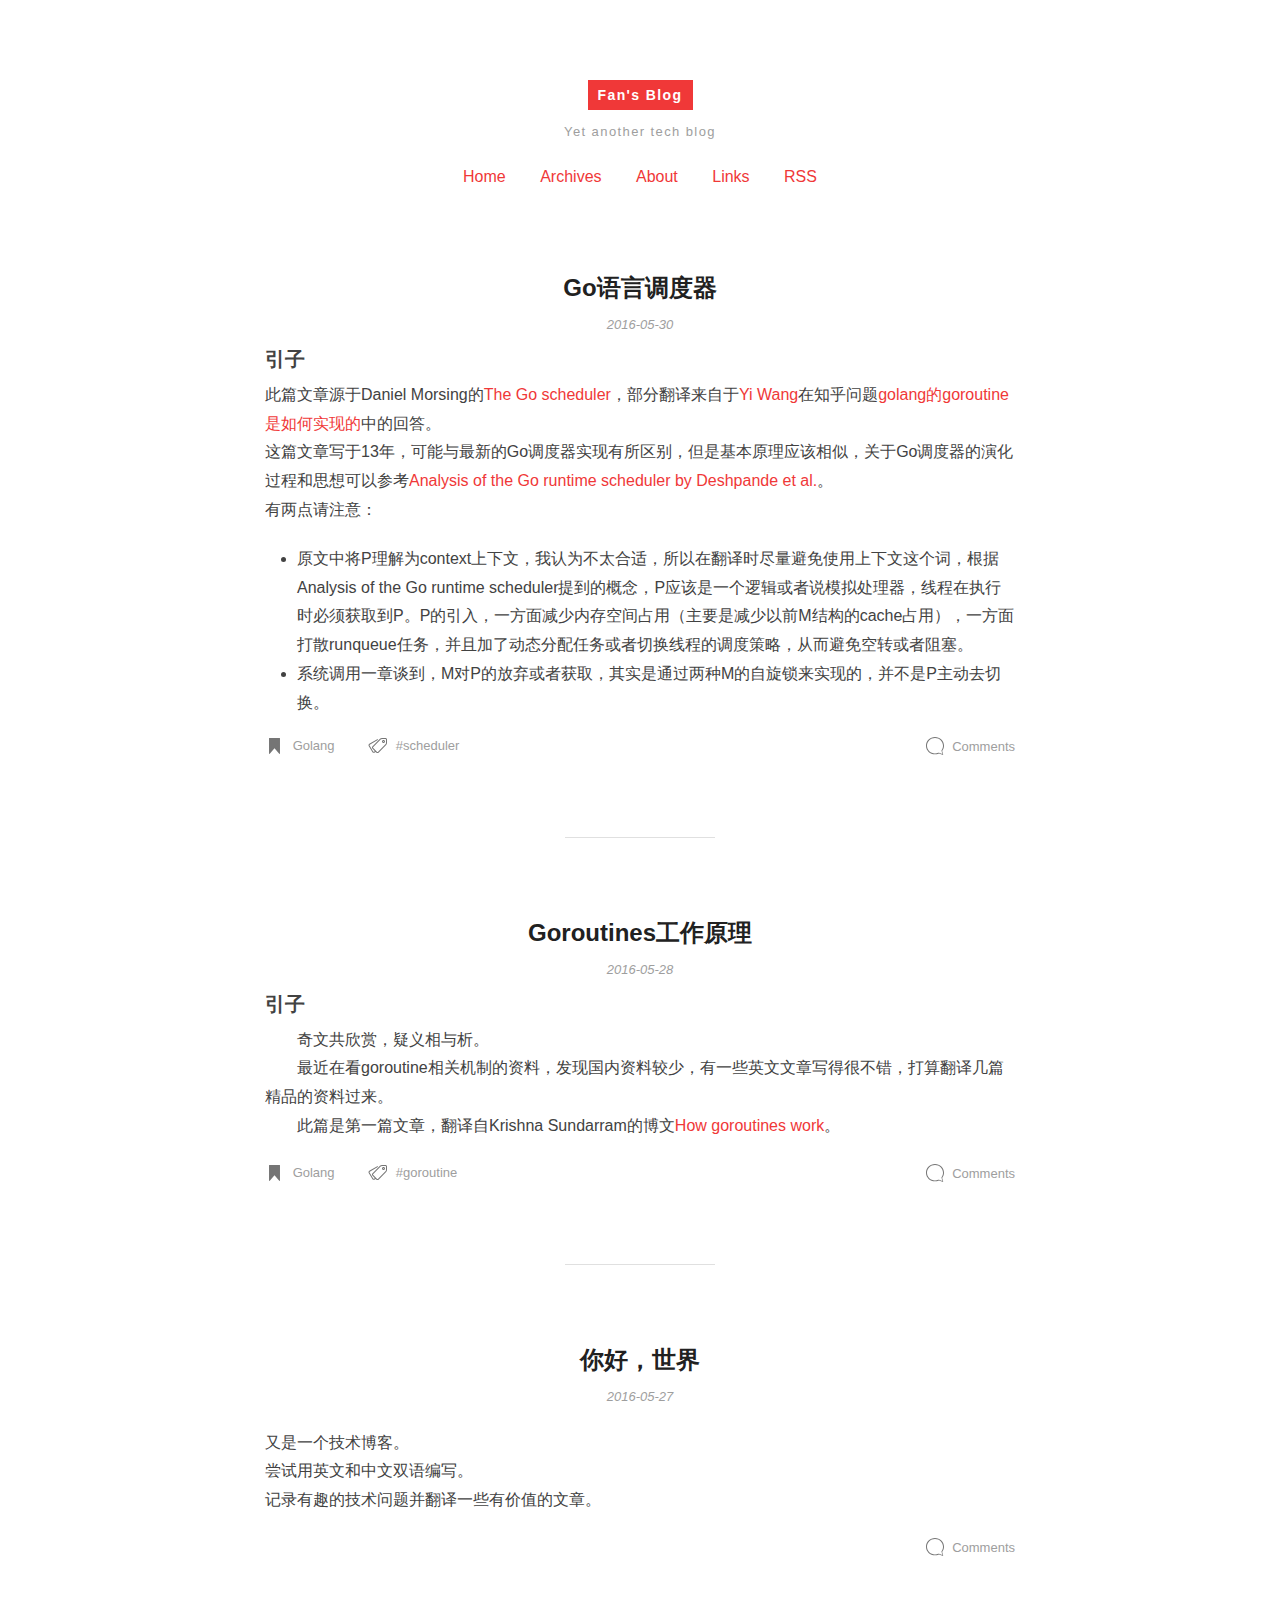
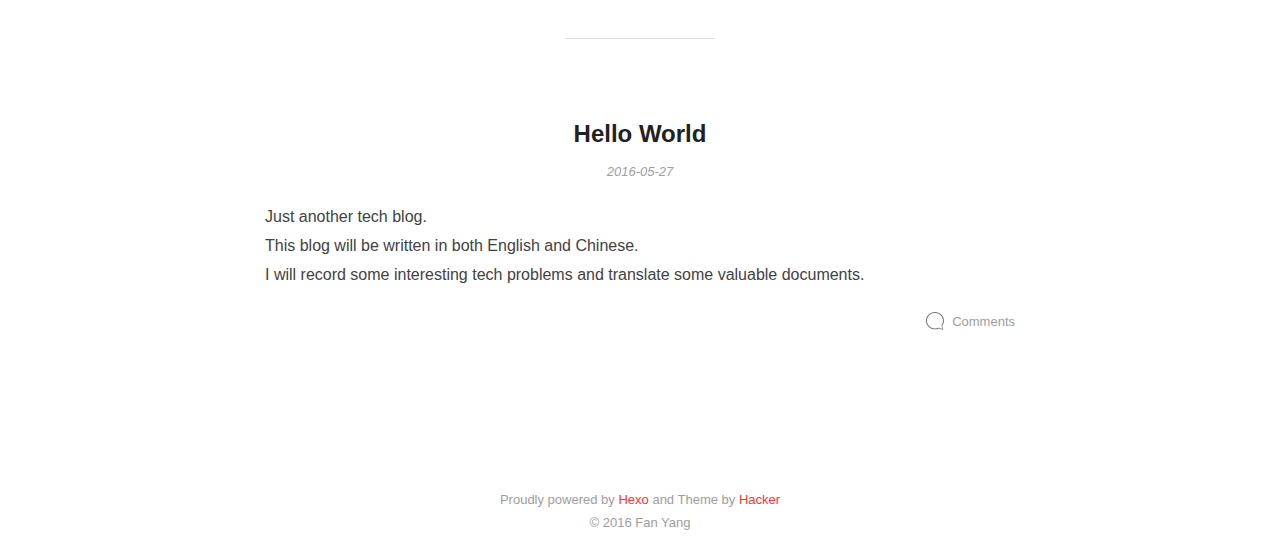
<file: index.html>
<!DOCTYPE HTML>
<html>
<head>
  <meta charset="utf-8">
  
  <title>Fan&#39;s Blog | Yet another tech blog</title>
  <meta name="author" content="Fan Yang">
  
  

  <meta id="viewport" name="viewport" content="width=device-width, initial-scale=1, maximum-scale=1, minimum-scale=1, user-scalable=no, minimal-ui">
  <meta name="apple-mobile-web-app-capable" content="yes">
  <meta name="apple-mobile-web-app-status-bar-style" content="black">

  
  <meta property="og:site_name" content="Fan&#39;s Blog"/>

  
    <meta property="og:image" content="undefined"/>
  

  <link href="/favicon.ico" rel="icon">
  <link rel="alternate" href="/atom.xml" title="Fan&#39;s Blog" type="application/atom+xml">
  <link rel="stylesheet" href="/css/style.css" media="screen" type="text/css">
</head>


<body>
<div id="page" class="site">
  <div id="primary" class="content-area">

    <header id="header" class="inner"><div class="site-branding">
  <h1 class="site-title">
    <a href="/">Fan&#39;s Blog</a>
  </h1>
  <p class="site-description">Yet another tech blog</p>
</div>
<nav id="site-navigation" class="main-navigation" role="navigation">
  <ul>
    
      <li><a href="/">Home</a></li>
    
      <li><a href="/archives">Archives</a></li>
    
      <li><a href="/about">About</a></li>
    
      <li><a href="/links">Links</a></li>
    
      <li><a href="/atom.xml">RSS</a></li>
    
  </ul>
</nav></header>

    <article id="content" class="site-content">
      <main id="main" class="site-main posts-loop" role="main">
        
  <article class="post article">

  
  
    <h3 class="article-title"><a href="/zh-CN/2016/05/30/Go语言调度器/"><span>Go语言调度器</span></a></h3>
  


  <div class="article-top-meta">
    <span class="posted-on">
      <a href="/zh-CN/2016/05/30/Go语言调度器/" rel="bookmark">
        <time class="entry-date published" datetime="2016-05-30T13:50:18.000Z">
          2016-05-30
        </time>
      </a>
    </span>
  </div>


  

  <div class="article-content">
    <div class="entry">
      
        <h2 id="引子"><a href="#引子" class="headerlink" title="引子"></a>引子</h2><p>此篇文章源于Daniel Morsing的<a href="http://morsmachine.dk/go-scheduler">The Go scheduler</a>，部分翻译来自于<a href="https://www.zhihu.com/people/yi-wang-43">Yi Wang</a>在知乎问题<a href="https://www.zhihu.com/question/20862617">golang的goroutine是如何实现的</a>中的回答。<br>这篇文章写于13年，可能与最新的Go调度器实现有所区别，但是基本原理应该相似，关于Go调度器的演化过程和思想可以参考<a href="http://www1.cs.columbia.edu/~aho/cs6998/reports/12-12-11_DeshpandeSponslerWeiss_GO.pdf">Analysis of the Go runtime scheduler by Deshpande et al.</a>。<br>有两点请注意：</p>
<ul>
<li>原文中将P理解为context上下文，我认为不太合适，所以在翻译时尽量避免使用上下文这个词，根据Analysis of the Go runtime scheduler提到的概念，P应该是一个逻辑或者说模拟处理器，线程在执行时必须获取到P。P的引入，一方面减少内存空间占用（主要是减少以前M结构的cache占用），一方面打散runqueue任务，并且加了动态分配任务或者切换线程的调度策略，从而避免空转或者阻塞。</li>
<li>系统调用一章谈到，M对P的放弃或者获取，其实是通过两种M的自旋锁来实现的，并不是P主动去切换。
      
    </div>
    <footer class="article-footer">
        <div class="article-meta pull-left">
          
  

  <span class="post-categories">
    <i class="icon-categories"></i>
    <a href="/categories/Golang/">Golang</a>
  </span>


          
  

  <span class="post-tags">
    <i class="icon-tags"></i>
    <a href="/tags/scheduler/">scheduler</a>
  </span>


        </div>
        
        <div class="article-meta pull-right">
          <span>
            <i class="icon-comments"></i>
            <span>
              <a href="http://reachfor.me/zh-CN/2016/05/30/Go语言调度器/#comment">Comments</a>
            </span>
          </span>
        </div>
        
    </footer>
  </div>
</article>



  <article class="post article">

  
  
    <h3 class="article-title"><a href="/zh-CN/2016/05/28/Goroutines工作原理/"><span>Goroutines工作原理</span></a></h3>
  


  <div class="article-top-meta">
    <span class="posted-on">
      <a href="/zh-CN/2016/05/28/Goroutines工作原理/" rel="bookmark">
        <time class="entry-date published" datetime="2016-05-28T08:58:09.000Z">
          2016-05-28
        </time>
      </a>
    </span>
  </div>


  

  <div class="article-content">
    <div class="entry">
      
        <h2 id="引子"><a href="#引子" class="headerlink" title="引子"></a>引子</h2><p>　　奇文共欣赏，疑义相与析。<br>　　最近在看goroutine相关机制的资料，发现国内资料较少，有一些英文文章写得很不错，打算翻译几篇精品的资料过来。<br>　　此篇是第一篇文章，翻译自Krishna Sundarram的博文<a href="http://blog.nindalf.com/how-goroutines-work/">How goroutines work</a>。<br>
      
    </div>
    <footer class="article-footer">
        <div class="article-meta pull-left">
          
  

  <span class="post-categories">
    <i class="icon-categories"></i>
    <a href="/categories/Golang/">Golang</a>
  </span>


          
  

  <span class="post-tags">
    <i class="icon-tags"></i>
    <a href="/tags/goroutine/">goroutine</a>
  </span>


        </div>
        
        <div class="article-meta pull-right">
          <span>
            <i class="icon-comments"></i>
            <span>
              <a href="http://reachfor.me/zh-CN/2016/05/28/Goroutines工作原理/#comment">Comments</a>
            </span>
          </span>
        </div>
        
    </footer>
  </div>
</article>



  <article class="post article">

  
  
    <h3 class="article-title"><a href="/zh-CN/2016/05/27/Hello-World/"><span>你好，世界</span></a></h3>
  


  <div class="article-top-meta">
    <span class="posted-on">
      <a href="/zh-CN/2016/05/27/Hello-World/" rel="bookmark">
        <time class="entry-date published" datetime="2016-05-27T13:50:25.000Z">
          2016-05-27
        </time>
      </a>
    </span>
  </div>


  

  <div class="article-content">
    <div class="entry">
      
        <p>又是一个技术博客。<br>尝试用英文和中文双语编写。<br>记录有趣的技术问题并翻译一些有价值的文章。</p>

      
    </div>
    <footer class="article-footer">
        <div class="article-meta pull-left">
          
          
        </div>
        
        <div class="article-meta pull-right">
          <span>
            <i class="icon-comments"></i>
            <span>
              <a href="http://reachfor.me/zh-CN/2016/05/27/Hello-World/#comment">Comments</a>
            </span>
          </span>
        </div>
        
    </footer>
  </div>
</article>



  <article class="post article">

  
  
    <h3 class="article-title"><a href="/en/2016/05/27/Hello-World/"><span>Hello World</span></a></h3>
  


  <div class="article-top-meta">
    <span class="posted-on">
      <a href="/en/2016/05/27/Hello-World/" rel="bookmark">
        <time class="entry-date published" datetime="2016-05-27T11:15:40.000Z">
          2016-05-27
        </time>
      </a>
    </span>
  </div>


  

  <div class="article-content">
    <div class="entry">
      
        <p>Just another tech blog.<br>This blog will be written in both English and Chinese.<br>I will record some interesting tech problems and translate some valuable documents.</p>

      
    </div>
    <footer class="article-footer">
        <div class="article-meta pull-left">
          
          
        </div>
        
        <div class="article-meta pull-right">
          <span>
            <i class="icon-comments"></i>
            <span>
              <a href="http://reachfor.me/en/2016/05/27/Hello-World/#comment">Comments</a>
            </span>
          </span>
        </div>
        
    </footer>
  </div>
</article>




<nav class="pagination">
  
  
</nav>
      </main>
    </article>

    <footer id="colophon" class="site-footer" role="contentinfo"><p class="site-info">
  Proudly powered by <a href="https://hexo.io/" target="_blank">Hexo</a> and
  Theme by <a href="https://github.com/CodeDaraW/Hacker" target="_blank">Hacker</a>
  </br>
  
  &copy; 2016 Fan Yang
  
</p>
</footer>
    
  </div>
</div>
</body>
</html>
</file>
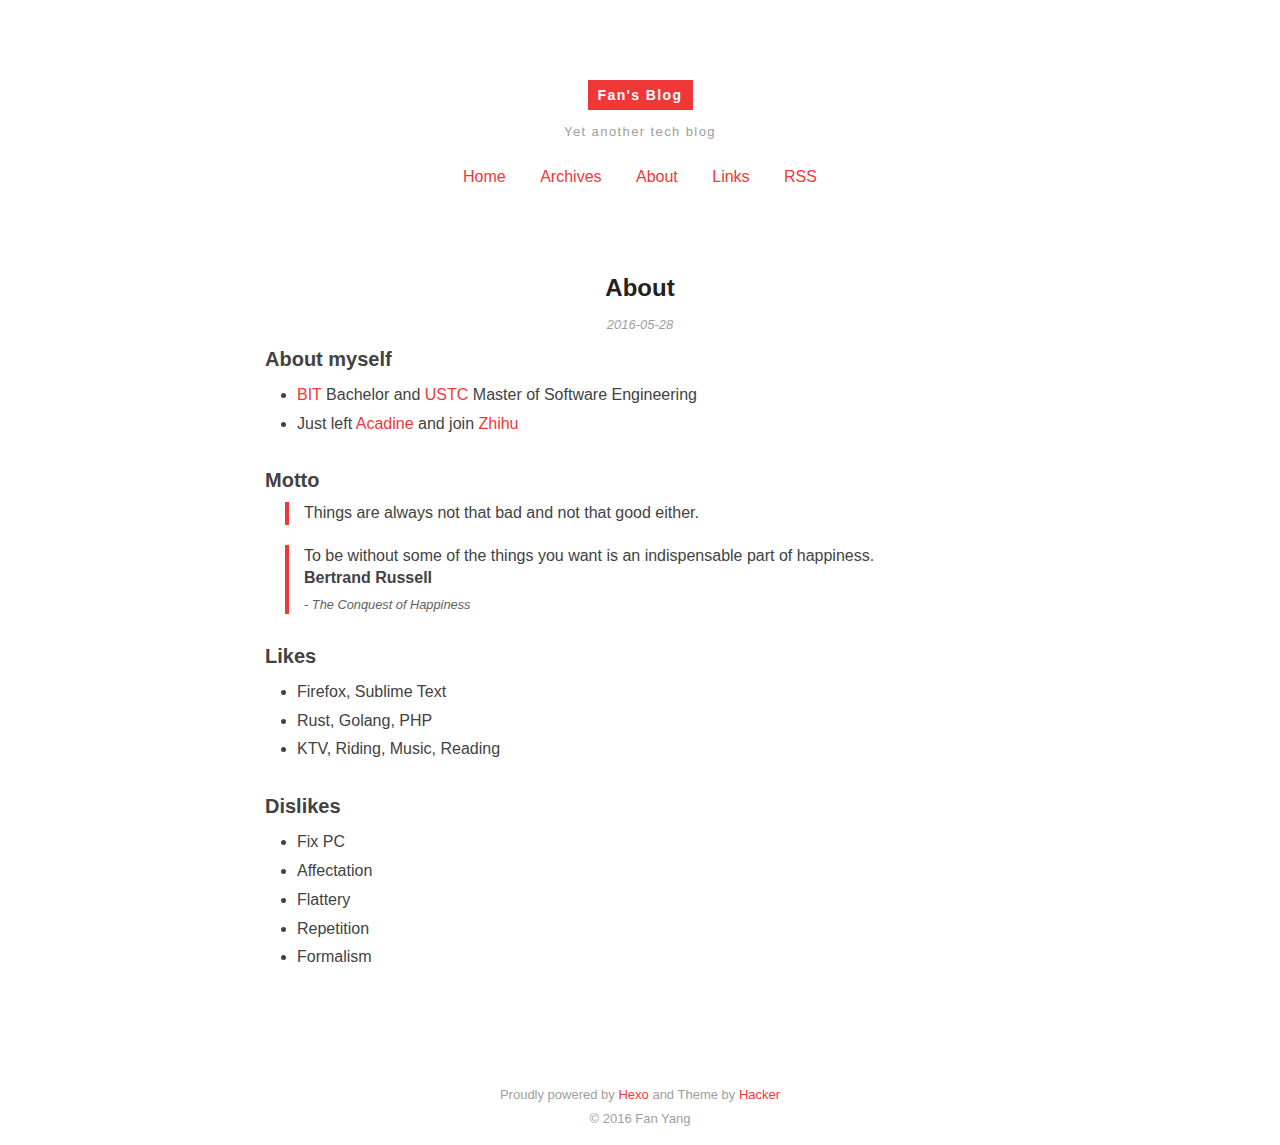
<file: about/index.html>
<!DOCTYPE HTML>
<html>
<head>
  <meta charset="utf-8">
  
  <title>About | Fan&#39;s Blog | Yet another tech blog</title>
  <meta name="author" content="Fan Yang">
  
  <meta name="description" content="About myself
BIT Bachelor and USTC Master of Software Engineering
Just left Acadine and join Zhihu

MottoThings are always not that bad and not that g">
  
  

  <meta id="viewport" name="viewport" content="width=device-width, initial-scale=1, maximum-scale=1, minimum-scale=1, user-scalable=no, minimal-ui">
  <meta name="apple-mobile-web-app-capable" content="yes">
  <meta name="apple-mobile-web-app-status-bar-style" content="black">

  <meta property="og:title" content="About"/>
  <meta property="og:site_name" content="Fan&#39;s Blog"/>

  
    <meta property="og:image" content="undefined"/>
  

  <link href="/favicon.ico" rel="icon">
  <link rel="alternate" href="/atom.xml" title="Fan&#39;s Blog" type="application/atom+xml">
  <link rel="stylesheet" href="/css/style.css" media="screen" type="text/css">
</head>


<body>
<div id="page" class="site">
  <div id="primary" class="content-area">

    <header id="header" class="inner"><div class="site-branding">
  <h1 class="site-title">
    <a href="/">Fan&#39;s Blog</a>
  </h1>
  <p class="site-description">Yet another tech blog</p>
</div>
<nav id="site-navigation" class="main-navigation" role="navigation">
  <ul>
    
      <li><a href="/">Home</a></li>
    
      <li><a href="/archives">Archives</a></li>
    
      <li><a href="/about">About</a></li>
    
      <li><a href="/links">Links</a></li>
    
      <li><a href="/atom.xml">RSS</a></li>
    
  </ul>
</nav></header>

    <article id="content" class="site-content">
      <main id="main" class="site-main posts-loop" role="main">
        <article class="page article">

  
  
    <h3 class="article-title"><span>About</span></h3>
  


  <div class="article-top-meta">
    <span class="posted-on">
      <a href="/about/index.html" rel="bookmark">
        <time class="entry-date published" datetime="2016-05-28T04:22:48.000Z">
          2016-05-28
        </time>
      </a>
    </span>
  </div>


  

  <div class="article-content">
    <div class="entry">
      
        <h2 id="About-myself"><a href="#About-myself" class="headerlink" title="About myself"></a>About myself</h2><ul>
<li><a href="http://www.bit.edu.cn" target="_blank" rel="external">BIT</a> Bachelor and <a href="http://www.ustc.edu.cn/zh_CN/" target="_blank" rel="external">USTC</a> Master of Software Engineering</li>
<li>Just left <a href="http://www.acadine.com/index.html" target="_blank" rel="external">Acadine</a> and join <a href="https://www.zhihu.com" target="_blank" rel="external">Zhihu</a></li>
</ul>
<h2 id="Motto"><a href="#Motto" class="headerlink" title="Motto"></a>Motto</h2><blockquote><p>Things are always not that bad and not that good either.</p>
</blockquote>
<blockquote><p>To be without some of the things you want is an indispensable part of happiness.</p>
<footer><strong>Bertrand Russell</strong><cite>The Conquest of Happiness</cite></footer></blockquote>
<h2 id="Likes"><a href="#Likes" class="headerlink" title="Likes"></a>Likes</h2><ul>
<li>Firefox, Sublime Text</li>
<li>Rust, Golang, PHP</li>
<li>KTV, Riding, Music, Reading</li>
</ul>
<h2 id="Dislikes"><a href="#Dislikes" class="headerlink" title="Dislikes"></a>Dislikes</h2><ul>
<li>Fix PC</li>
<li>Affectation</li>
<li>Flattery</li>
<li>Repetition</li>
<li>Formalism</li>
</ul>

      
    </div>
    <footer class="article-footer">
        <div class="article-meta pull-left">
          
          
        </div>
        
    </footer>
  </div>
</article>

  
	<section id="comments" class="comment">
	  <div id="disqus_thread">
	  <noscript>Please enable JavaScript to view the <a href="//disqus.com/?ref_noscript">comments powered by Disqus.</a></noscript>
	  </div>
	</section>

	<script type="text/javascript">
	var disqus_shortname = 'fanyangsblog';
	(function(){
	  var dsq = document.createElement('script');
	  dsq.type = 'text/javascript';
	  dsq.async = true;
	  dsq.src = '//' + disqus_shortname + '.disqus.com/embed.js';
	  (document.getElementsByTagName('head')[0] || document.getElementsByTagName('body')[0]).appendChild(dsq);
	}());
	(function(){
	  var dsq = document.createElement('script');
	  dsq.type = 'text/javascript';
	  dsq.async = true;
	  dsq.src = '//' + disqus_shortname + '.disqus.com/count.js';
	  (document.getElementsByTagName('head')[0] || document.getElementsByTagName('body')[0]).appendChild(dsq);
	}());
	</script>





      </main>
    </article>

    <footer id="colophon" class="site-footer" role="contentinfo"><p class="site-info">
  Proudly powered by <a href="https://hexo.io/" target="_blank">Hexo</a> and
  Theme by <a href="https://github.com/CodeDaraW/Hacker" target="_blank">Hacker</a>
  </br>
  
  &copy; 2016 Fan Yang
  
</p>
</footer>
    
  </div>
</div>
</body>
</html>
</file>
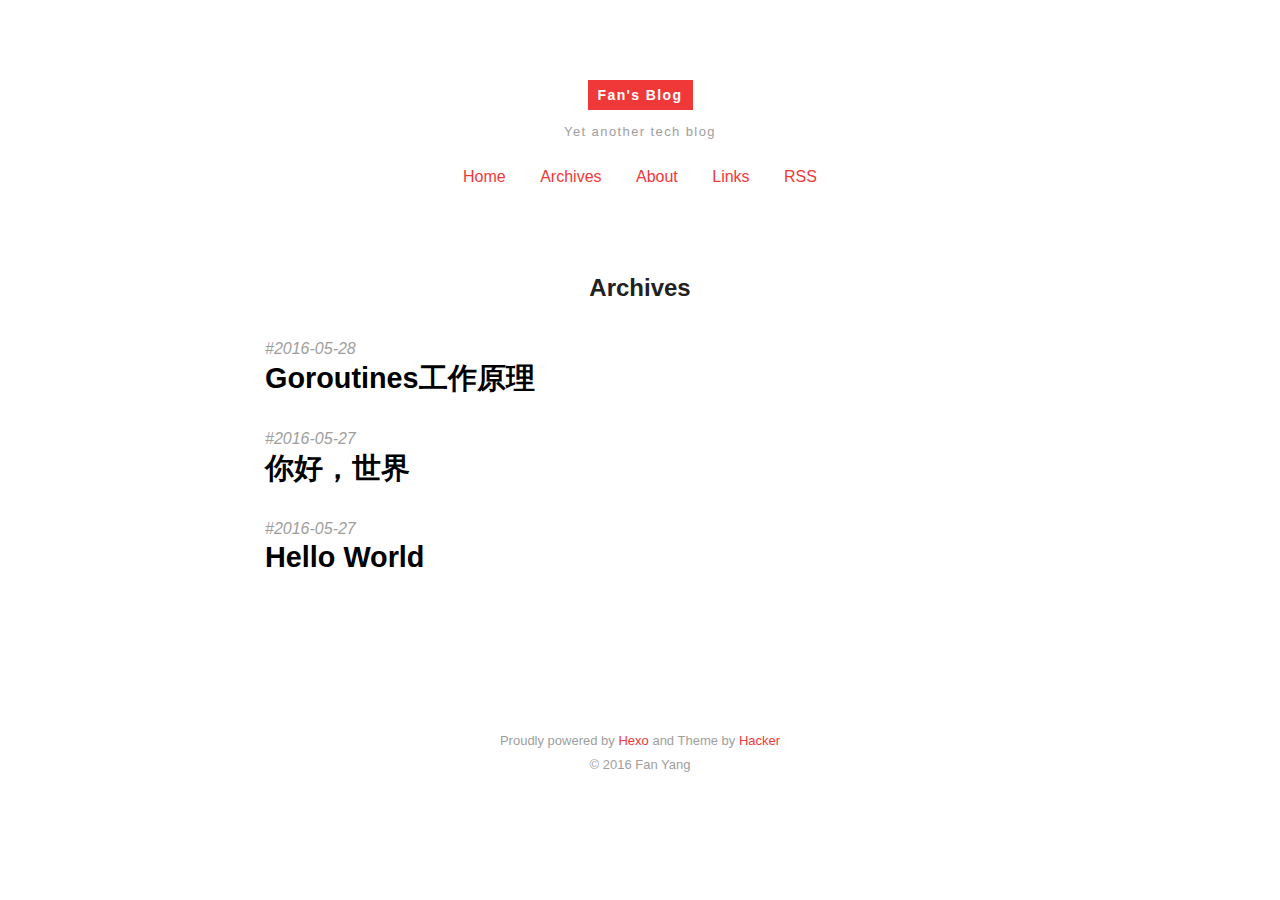
<file: archives/index.html>
<!DOCTYPE HTML>
<html>
<head>
  <meta charset="utf-8">
  
  <title>Archives | Fan&#39;s Blog | Yet another tech blog</title>
  <meta name="author" content="Fan Yang">
  
  

  <meta id="viewport" name="viewport" content="width=device-width, initial-scale=1, maximum-scale=1, minimum-scale=1, user-scalable=no, minimal-ui">
  <meta name="apple-mobile-web-app-capable" content="yes">
  <meta name="apple-mobile-web-app-status-bar-style" content="black">

  
  <meta property="og:site_name" content="Fan&#39;s Blog"/>

  
    <meta property="og:image" content="undefined"/>
  

  <link href="/favicon.ico" rel="icon">
  <link rel="alternate" href="/atom.xml" title="Fan&#39;s Blog" type="application/atom+xml">
  <link rel="stylesheet" href="/css/style.css" media="screen" type="text/css">
</head>


<body>
<div id="page" class="site">
  <div id="primary" class="content-area">

    <header id="header" class="inner"><div class="site-branding">
  <h1 class="site-title">
    <a href="/">Fan&#39;s Blog</a>
  </h1>
  <p class="site-description">Yet another tech blog</p>
</div>
<nav id="site-navigation" class="main-navigation" role="navigation">
  <ul>
    
      <li><a href="/">Home</a></li>
    
      <li><a href="/archives">Archives</a></li>
    
      <li><a href="/about">About</a></li>
    
      <li><a href="/links">Links</a></li>
    
      <li><a href="/atom.xml">RSS</a></li>
    
  </ul>
</nav></header>

    <article id="content" class="site-content">
      <main id="main" class="site-main posts-loop" role="main">
        

<div class="article">

<h2 class="article-title ">Archives</h2>


  <div class="archive">
    
      <article class="post archive">
        <div class="archive-post">
          <header>
            <time datetime="2016-05-28T08:58:09.000Z">
              <a href="/zh-CN/2016/05/28/Goroutines工作原理/">2016-05-28</a>
            </time>
            
              <h3 class="archive-title"><a href="/zh-CN/2016/05/28/Goroutines工作原理/"><span>Goroutines工作原理</span></a></h3>
            
          </header>
        </div>
      </article>
    
      <article class="post archive">
        <div class="archive-post">
          <header>
            <time datetime="2016-05-27T13:50:25.000Z">
              <a href="/zh-CN/2016/05/27/Hello-World/">2016-05-27</a>
            </time>
            
              <h3 class="archive-title"><a href="/zh-CN/2016/05/27/Hello-World/"><span>你好，世界</span></a></h3>
            
          </header>
        </div>
      </article>
    
      <article class="post archive">
        <div class="archive-post">
          <header>
            <time datetime="2016-05-27T11:15:40.000Z">
              <a href="/en/2016/05/27/Hello-World/">2016-05-27</a>
            </time>
            
              <h3 class="archive-title"><a href="/en/2016/05/27/Hello-World/"><span>Hello World</span></a></h3>
            
          </header>
        </div>
      </article>
    
    <nav class="pagination">
  
  
</nav>
  </div>

</div>

      </main>
    </article>

    <footer id="colophon" class="site-footer" role="contentinfo"><p class="site-info">
  Proudly powered by <a href="https://hexo.io/" target="_blank">Hexo</a> and
  Theme by <a href="https://github.com/CodeDaraW/Hacker" target="_blank">Hacker</a>
  </br>
  
  &copy; 2016 Fan Yang
  
</p>
</footer>
    
  </div>
</div>
</body>
</html>
</file>
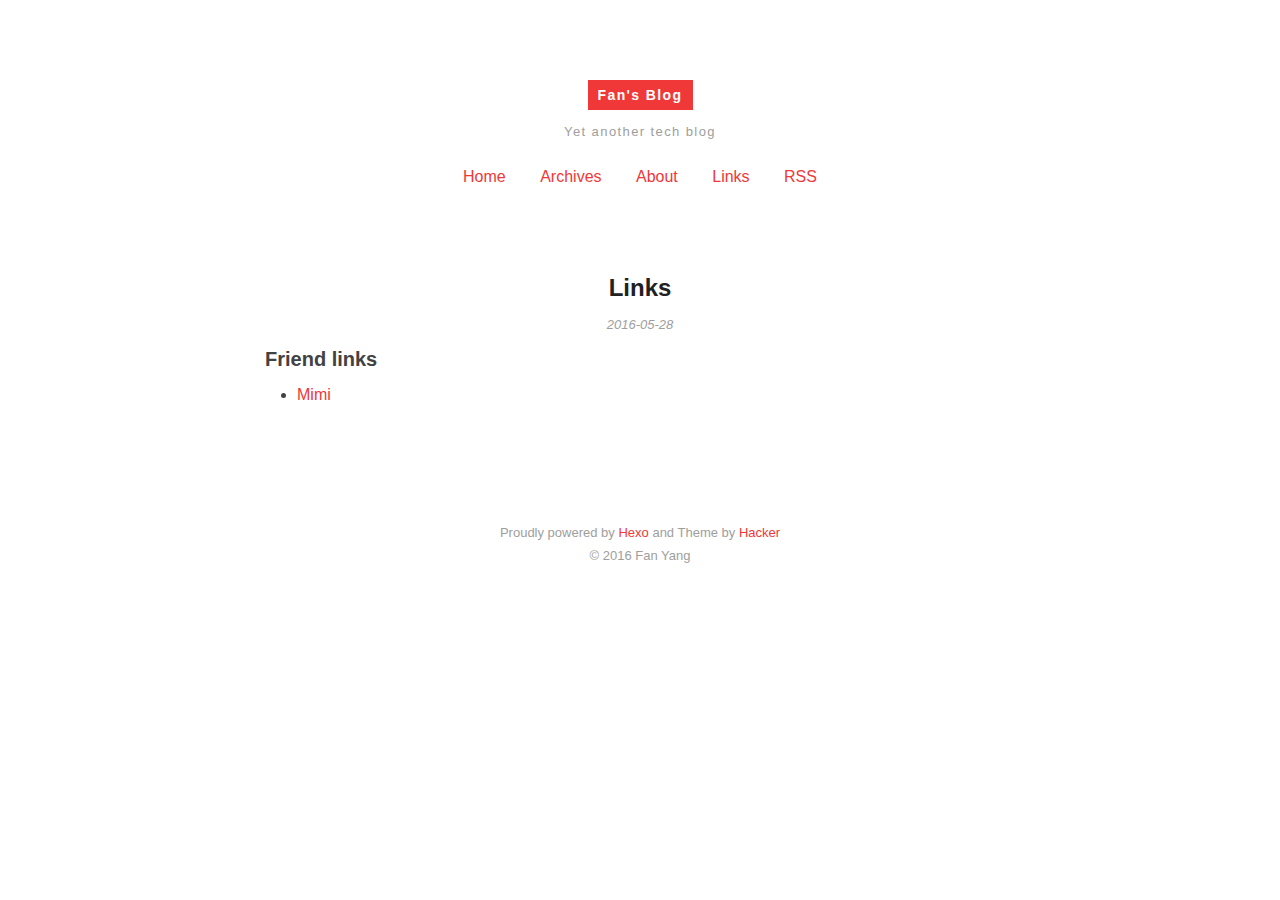
<file: links/index.html>
<!DOCTYPE HTML>
<html>
<head>
  <meta charset="utf-8">
  
  <title>Links | Fan&#39;s Blog | Yet another tech blog</title>
  <meta name="author" content="Fan Yang">
  
  <meta name="description" content="Friend links
Mimi">
  
  

  <meta id="viewport" name="viewport" content="width=device-width, initial-scale=1, maximum-scale=1, minimum-scale=1, user-scalable=no, minimal-ui">
  <meta name="apple-mobile-web-app-capable" content="yes">
  <meta name="apple-mobile-web-app-status-bar-style" content="black">

  <meta property="og:title" content="Links"/>
  <meta property="og:site_name" content="Fan&#39;s Blog"/>

  
    <meta property="og:image" content="undefined"/>
  

  <link href="/favicon.ico" rel="icon">
  <link rel="alternate" href="/atom.xml" title="Fan&#39;s Blog" type="application/atom+xml">
  <link rel="stylesheet" href="/css/style.css" media="screen" type="text/css">
</head>


<body>
<div id="page" class="site">
  <div id="primary" class="content-area">

    <header id="header" class="inner"><div class="site-branding">
  <h1 class="site-title">
    <a href="/">Fan&#39;s Blog</a>
  </h1>
  <p class="site-description">Yet another tech blog</p>
</div>
<nav id="site-navigation" class="main-navigation" role="navigation">
  <ul>
    
      <li><a href="/">Home</a></li>
    
      <li><a href="/archives">Archives</a></li>
    
      <li><a href="/about">About</a></li>
    
      <li><a href="/links">Links</a></li>
    
      <li><a href="/atom.xml">RSS</a></li>
    
  </ul>
</nav></header>

    <article id="content" class="site-content">
      <main id="main" class="site-main posts-loop" role="main">
        <article class="page article">

  
  
    <h3 class="article-title"><span>Links</span></h3>
  


  <div class="article-top-meta">
    <span class="posted-on">
      <a href="/links/index.html" rel="bookmark">
        <time class="entry-date published" datetime="2016-05-28T04:39:14.000Z">
          2016-05-28
        </time>
      </a>
    </span>
  </div>


  

  <div class="article-content">
    <div class="entry">
      
        <h2 id="Friend-links"><a href="#Friend-links" class="headerlink" title="Friend links"></a>Friend links</h2><ul>
<li><a href="http://log4.today" target="_blank" rel="external">Mimi</a></li>
</ul>

      
    </div>
    <footer class="article-footer">
        <div class="article-meta pull-left">
          
          
        </div>
        
    </footer>
  </div>
</article>

  
	<section id="comments" class="comment">
	  <div id="disqus_thread">
	  <noscript>Please enable JavaScript to view the <a href="//disqus.com/?ref_noscript">comments powered by Disqus.</a></noscript>
	  </div>
	</section>

	<script type="text/javascript">
	var disqus_shortname = 'fanyangsblog';
	(function(){
	  var dsq = document.createElement('script');
	  dsq.type = 'text/javascript';
	  dsq.async = true;
	  dsq.src = '//' + disqus_shortname + '.disqus.com/embed.js';
	  (document.getElementsByTagName('head')[0] || document.getElementsByTagName('body')[0]).appendChild(dsq);
	}());
	(function(){
	  var dsq = document.createElement('script');
	  dsq.type = 'text/javascript';
	  dsq.async = true;
	  dsq.src = '//' + disqus_shortname + '.disqus.com/count.js';
	  (document.getElementsByTagName('head')[0] || document.getElementsByTagName('body')[0]).appendChild(dsq);
	}());
	</script>





      </main>
    </article>

    <footer id="colophon" class="site-footer" role="contentinfo"><p class="site-info">
  Proudly powered by <a href="https://hexo.io/" target="_blank">Hexo</a> and
  Theme by <a href="https://github.com/CodeDaraW/Hacker" target="_blank">Hacker</a>
  </br>
  
  &copy; 2016 Fan Yang
  
</p>
</footer>
    
  </div>
</div>
</body>
</html>
</file>
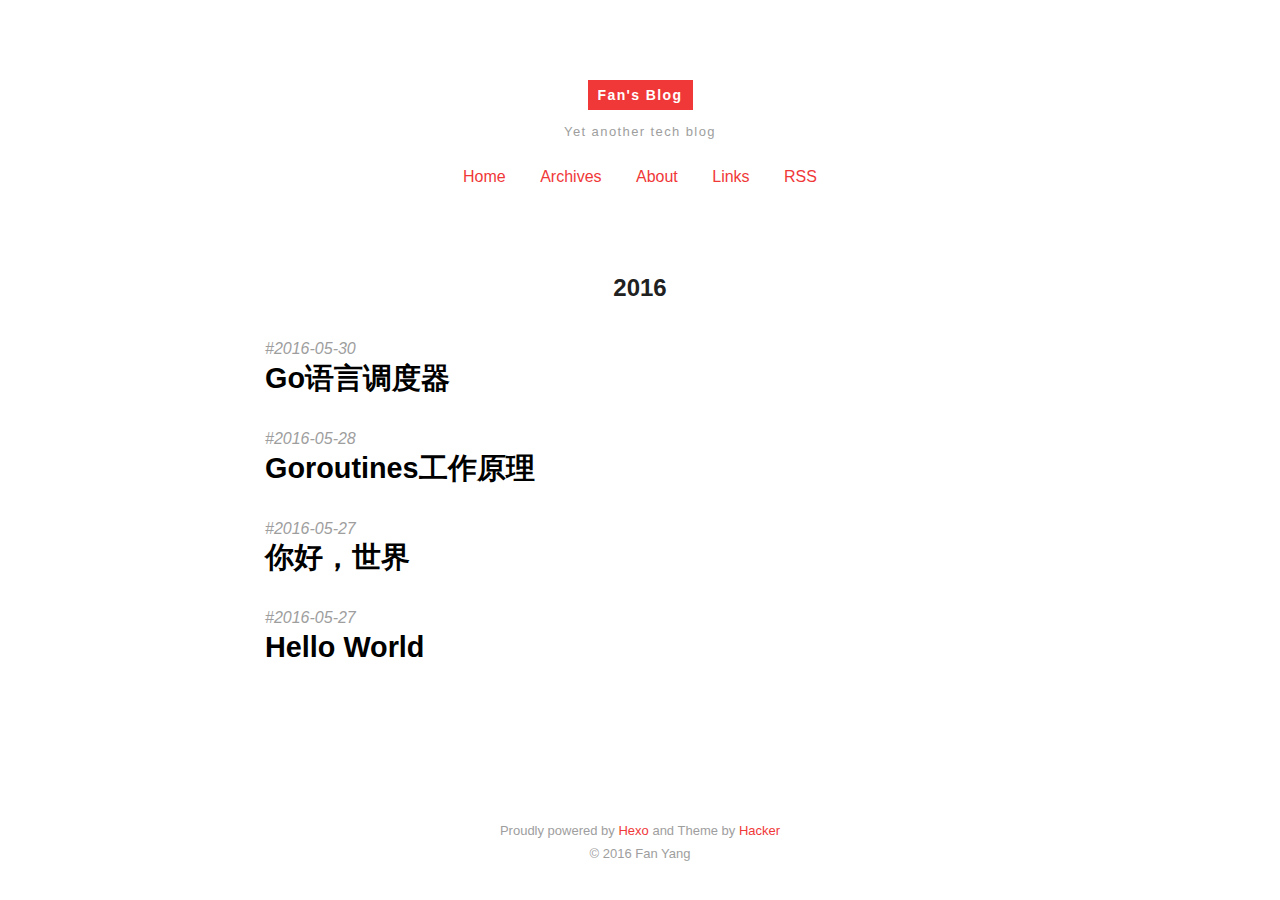
<file: archives/2016/index.html>
<!DOCTYPE HTML>
<html>
<head>
  <meta charset="utf-8">
  
  <title>Archives: 2016 | Fan&#39;s Blog | Yet another tech blog</title>
  <meta name="author" content="Fan Yang">
  
  

  <meta id="viewport" name="viewport" content="width=device-width, initial-scale=1, maximum-scale=1, minimum-scale=1, user-scalable=no, minimal-ui">
  <meta name="apple-mobile-web-app-capable" content="yes">
  <meta name="apple-mobile-web-app-status-bar-style" content="black">

  
  <meta property="og:site_name" content="Fan&#39;s Blog"/>

  
    <meta property="og:image" content="undefined"/>
  

  <link href="/favicon.ico" rel="icon">
  <link rel="alternate" href="/atom.xml" title="Fan&#39;s Blog" type="application/atom+xml">
  <link rel="stylesheet" href="/css/style.css" media="screen" type="text/css">
</head>


<body>
<div id="page" class="site">
  <div id="primary" class="content-area">

    <header id="header" class="inner"><div class="site-branding">
  <h1 class="site-title">
    <a href="/">Fan&#39;s Blog</a>
  </h1>
  <p class="site-description">Yet another tech blog</p>
</div>
<nav id="site-navigation" class="main-navigation" role="navigation">
  <ul>
    
      <li><a href="/">Home</a></li>
    
      <li><a href="/archives">Archives</a></li>
    
      <li><a href="/about">About</a></li>
    
      <li><a href="/links">Links</a></li>
    
      <li><a href="/atom.xml">RSS</a></li>
    
  </ul>
</nav></header>

    <article id="content" class="site-content">
      <main id="main" class="site-main posts-loop" role="main">
        

<div class="article">

<h2 class="article-title ">2016</h2>


  <div class="archive">
    
      <article class="post archive">
        <div class="archive-post">
          <header>
            <time datetime="2016-05-30T13:50:18.000Z">
              <a href="/zh-CN/2016/05/30/Go语言调度器/">2016-05-30</a>
            </time>
            
              <h3 class="archive-title"><a href="/zh-CN/2016/05/30/Go语言调度器/"><span>Go语言调度器</span></a></h3>
            
          </header>
        </div>
      </article>
    
      <article class="post archive">
        <div class="archive-post">
          <header>
            <time datetime="2016-05-28T08:58:09.000Z">
              <a href="/zh-CN/2016/05/28/Goroutines工作原理/">2016-05-28</a>
            </time>
            
              <h3 class="archive-title"><a href="/zh-CN/2016/05/28/Goroutines工作原理/"><span>Goroutines工作原理</span></a></h3>
            
          </header>
        </div>
      </article>
    
      <article class="post archive">
        <div class="archive-post">
          <header>
            <time datetime="2016-05-27T13:50:25.000Z">
              <a href="/zh-CN/2016/05/27/Hello-World/">2016-05-27</a>
            </time>
            
              <h3 class="archive-title"><a href="/zh-CN/2016/05/27/Hello-World/"><span>你好，世界</span></a></h3>
            
          </header>
        </div>
      </article>
    
      <article class="post archive">
        <div class="archive-post">
          <header>
            <time datetime="2016-05-27T11:15:40.000Z">
              <a href="/en/2016/05/27/Hello-World/">2016-05-27</a>
            </time>
            
              <h3 class="archive-title"><a href="/en/2016/05/27/Hello-World/"><span>Hello World</span></a></h3>
            
          </header>
        </div>
      </article>
    
    <nav class="pagination">
  
  
</nav>
  </div>

</div>

      </main>
    </article>

    <footer id="colophon" class="site-footer" role="contentinfo"><p class="site-info">
  Proudly powered by <a href="https://hexo.io/" target="_blank">Hexo</a> and
  Theme by <a href="https://github.com/CodeDaraW/Hacker" target="_blank">Hacker</a>
  </br>
  
  &copy; 2016 Fan Yang
  
</p>
</footer>
    
  </div>
</div>
</body>
</html>
</file>
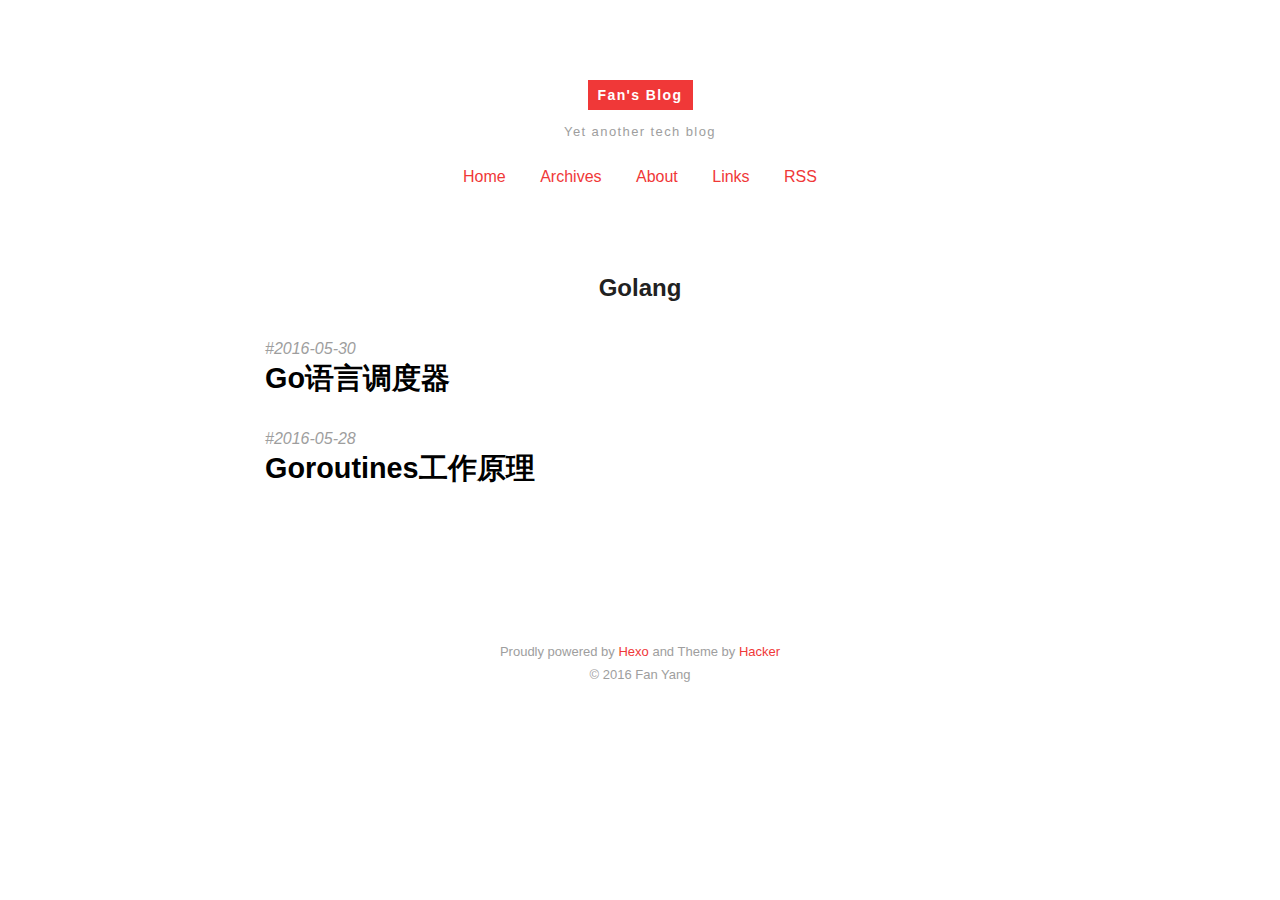
<file: categories/Golang/index.html>
<!DOCTYPE HTML>
<html>
<head>
  <meta charset="utf-8">
  
  <title>Golang | Fan&#39;s Blog | Yet another tech blog</title>
  <meta name="author" content="Fan Yang">
  
  

  <meta id="viewport" name="viewport" content="width=device-width, initial-scale=1, maximum-scale=1, minimum-scale=1, user-scalable=no, minimal-ui">
  <meta name="apple-mobile-web-app-capable" content="yes">
  <meta name="apple-mobile-web-app-status-bar-style" content="black">

  
  <meta property="og:site_name" content="Fan&#39;s Blog"/>

  
    <meta property="og:image" content="undefined"/>
  

  <link href="/favicon.ico" rel="icon">
  <link rel="alternate" href="/atom.xml" title="Fan&#39;s Blog" type="application/atom+xml">
  <link rel="stylesheet" href="/css/style.css" media="screen" type="text/css">
</head>


<body>
<div id="page" class="site">
  <div id="primary" class="content-area">

    <header id="header" class="inner"><div class="site-branding">
  <h1 class="site-title">
    <a href="/">Fan&#39;s Blog</a>
  </h1>
  <p class="site-description">Yet another tech blog</p>
</div>
<nav id="site-navigation" class="main-navigation" role="navigation">
  <ul>
    
      <li><a href="/">Home</a></li>
    
      <li><a href="/archives">Archives</a></li>
    
      <li><a href="/about">About</a></li>
    
      <li><a href="/links">Links</a></li>
    
      <li><a href="/atom.xml">RSS</a></li>
    
  </ul>
</nav></header>

    <article id="content" class="site-content">
      <main id="main" class="site-main posts-loop" role="main">
        

<div class="article">

<h2 class="article-title  category">Golang</h2>


  <div class="archive">
    
      <article class="post archive">
        <div class="archive-post">
          <header>
            <time datetime="2016-05-30T13:50:18.000Z">
              <a href="/zh-CN/2016/05/30/Go语言调度器/">2016-05-30</a>
            </time>
            
              <h3 class="archive-title"><a href="/zh-CN/2016/05/30/Go语言调度器/"><span>Go语言调度器</span></a></h3>
            
          </header>
        </div>
      </article>
    
      <article class="post archive">
        <div class="archive-post">
          <header>
            <time datetime="2016-05-28T08:58:09.000Z">
              <a href="/zh-CN/2016/05/28/Goroutines工作原理/">2016-05-28</a>
            </time>
            
              <h3 class="archive-title"><a href="/zh-CN/2016/05/28/Goroutines工作原理/"><span>Goroutines工作原理</span></a></h3>
            
          </header>
        </div>
      </article>
    
    <nav class="pagination">
  
  
</nav>
  </div>

</div>

      </main>
    </article>

    <footer id="colophon" class="site-footer" role="contentinfo"><p class="site-info">
  Proudly powered by <a href="https://hexo.io/" target="_blank">Hexo</a> and
  Theme by <a href="https://github.com/CodeDaraW/Hacker" target="_blank">Hacker</a>
  </br>
  
  &copy; 2016 Fan Yang
  
</p>
</footer>
    
  </div>
</div>
</body>
</html>
</file>
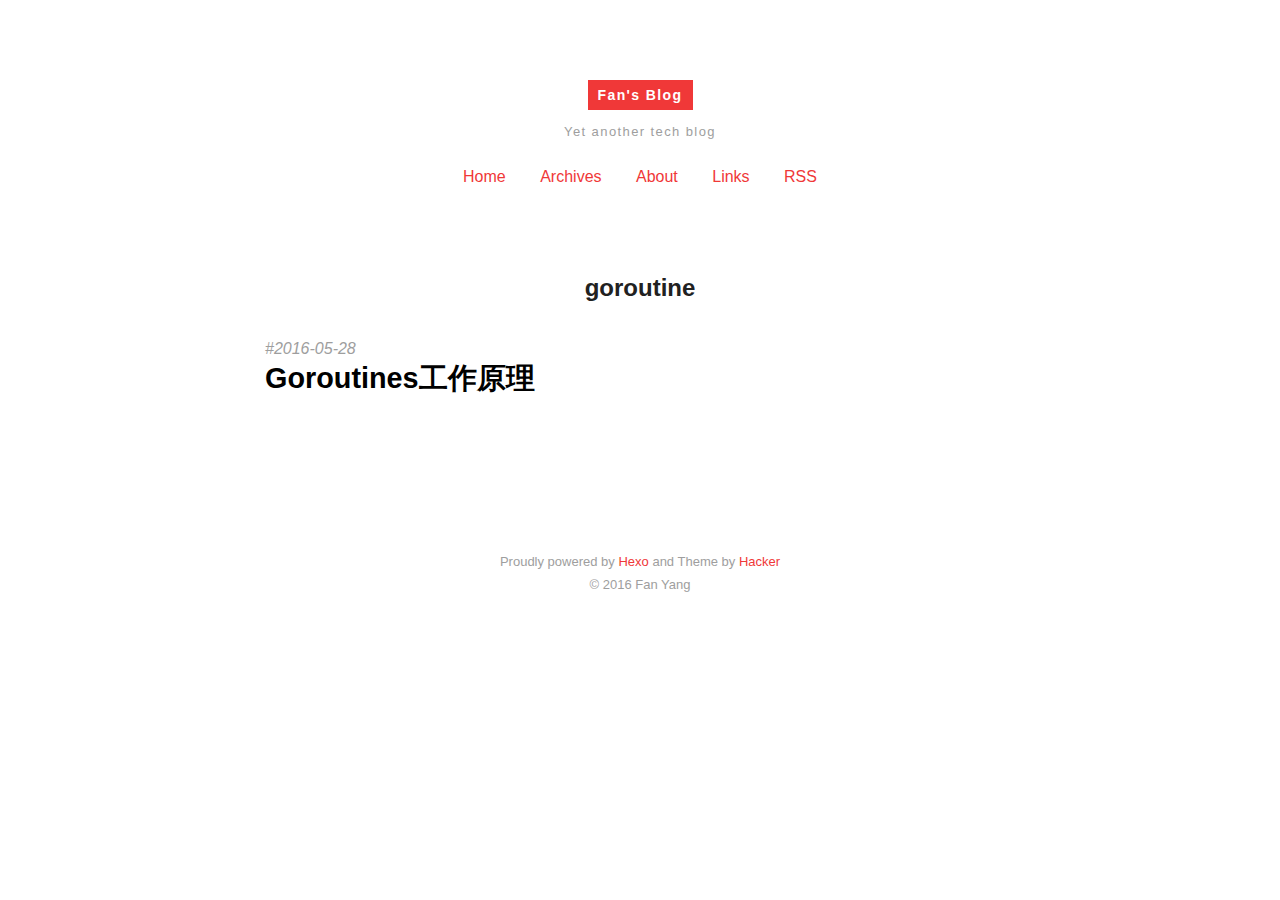
<file: tags/goroutine/index.html>
<!DOCTYPE HTML>
<html>
<head>
  <meta charset="utf-8">
  
  <title>goroutine | Fan&#39;s Blog | Yet another tech blog</title>
  <meta name="author" content="Fan Yang">
  
  

  <meta id="viewport" name="viewport" content="width=device-width, initial-scale=1, maximum-scale=1, minimum-scale=1, user-scalable=no, minimal-ui">
  <meta name="apple-mobile-web-app-capable" content="yes">
  <meta name="apple-mobile-web-app-status-bar-style" content="black">

  
  <meta property="og:site_name" content="Fan&#39;s Blog"/>

  
    <meta property="og:image" content="undefined"/>
  

  <link href="/favicon.ico" rel="icon">
  <link rel="alternate" href="/atom.xml" title="Fan&#39;s Blog" type="application/atom+xml">
  <link rel="stylesheet" href="/css/style.css" media="screen" type="text/css">
</head>


<body>
<div id="page" class="site">
  <div id="primary" class="content-area">

    <header id="header" class="inner"><div class="site-branding">
  <h1 class="site-title">
    <a href="/">Fan&#39;s Blog</a>
  </h1>
  <p class="site-description">Yet another tech blog</p>
</div>
<nav id="site-navigation" class="main-navigation" role="navigation">
  <ul>
    
      <li><a href="/">Home</a></li>
    
      <li><a href="/archives">Archives</a></li>
    
      <li><a href="/about">About</a></li>
    
      <li><a href="/links">Links</a></li>
    
      <li><a href="/atom.xml">RSS</a></li>
    
  </ul>
</nav></header>

    <article id="content" class="site-content">
      <main id="main" class="site-main posts-loop" role="main">
        

<div class="article">

<h2 class="article-title  tag">goroutine</h2>


  <div class="archive">
    
      <article class="post archive">
        <div class="archive-post">
          <header>
            <time datetime="2016-05-28T08:58:09.000Z">
              <a href="/zh-CN/2016/05/28/Goroutines工作原理/">2016-05-28</a>
            </time>
            
              <h3 class="archive-title"><a href="/zh-CN/2016/05/28/Goroutines工作原理/"><span>Goroutines工作原理</span></a></h3>
            
          </header>
        </div>
      </article>
    
    <nav class="pagination">
  
  
</nav>
  </div>

</div>

      </main>
    </article>

    <footer id="colophon" class="site-footer" role="contentinfo"><p class="site-info">
  Proudly powered by <a href="https://hexo.io/" target="_blank">Hexo</a> and
  Theme by <a href="https://github.com/CodeDaraW/Hacker" target="_blank">Hacker</a>
  </br>
  
  &copy; 2016 Fan Yang
  
</p>
</footer>
    
  </div>
</div>
</body>
</html>
</file>
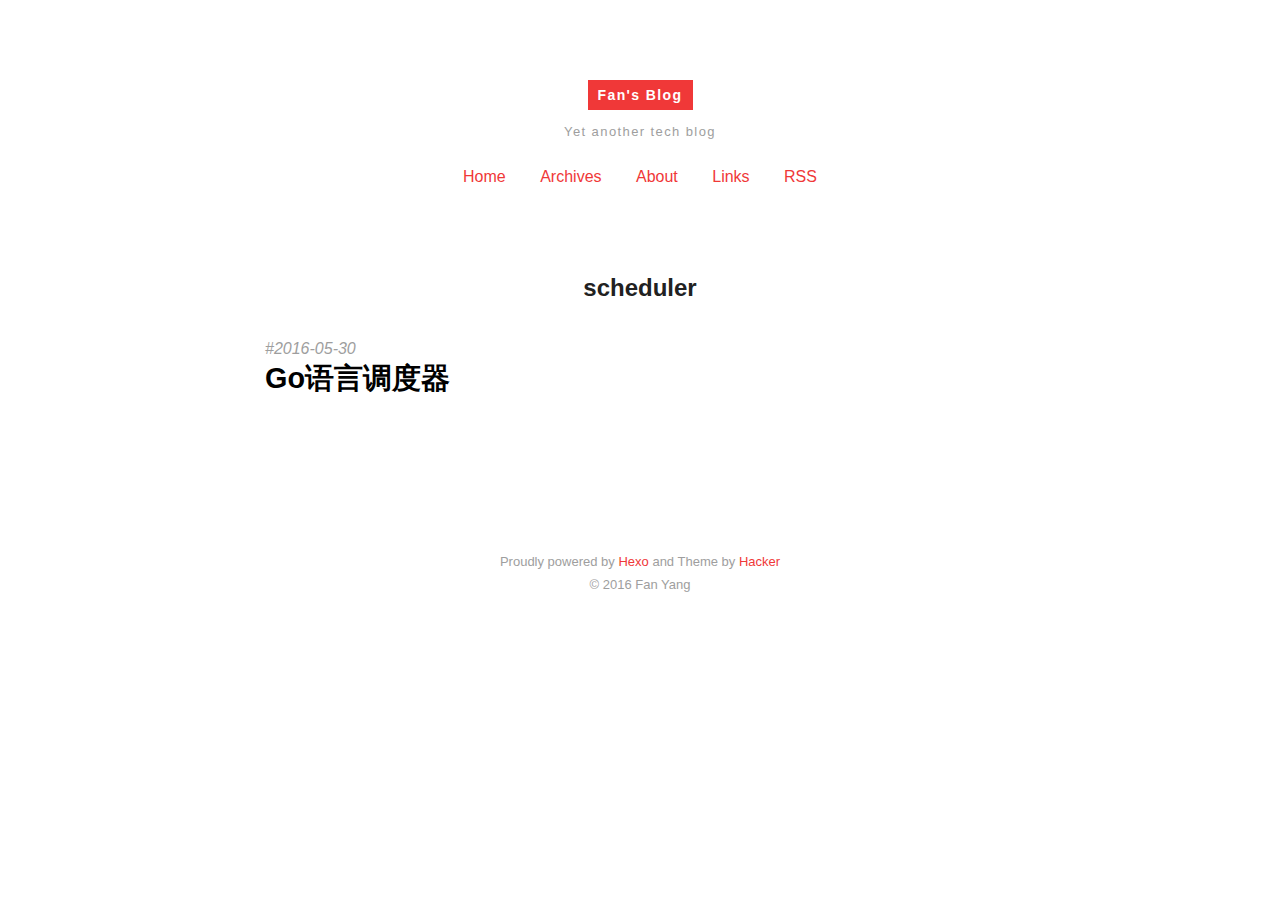
<file: tags/scheduler/index.html>
<!DOCTYPE HTML>
<html>
<head>
  <meta charset="utf-8">
  
  <title>scheduler | Fan&#39;s Blog | Yet another tech blog</title>
  <meta name="author" content="Fan Yang">
  
  

  <meta id="viewport" name="viewport" content="width=device-width, initial-scale=1, maximum-scale=1, minimum-scale=1, user-scalable=no, minimal-ui">
  <meta name="apple-mobile-web-app-capable" content="yes">
  <meta name="apple-mobile-web-app-status-bar-style" content="black">

  
  <meta property="og:site_name" content="Fan&#39;s Blog"/>

  
    <meta property="og:image" content="undefined"/>
  

  <link href="/favicon.ico" rel="icon">
  <link rel="alternate" href="/atom.xml" title="Fan&#39;s Blog" type="application/atom+xml">
  <link rel="stylesheet" href="/css/style.css" media="screen" type="text/css">
</head>


<body>
<div id="page" class="site">
  <div id="primary" class="content-area">

    <header id="header" class="inner"><div class="site-branding">
  <h1 class="site-title">
    <a href="/">Fan&#39;s Blog</a>
  </h1>
  <p class="site-description">Yet another tech blog</p>
</div>
<nav id="site-navigation" class="main-navigation" role="navigation">
  <ul>
    
      <li><a href="/">Home</a></li>
    
      <li><a href="/archives">Archives</a></li>
    
      <li><a href="/about">About</a></li>
    
      <li><a href="/links">Links</a></li>
    
      <li><a href="/atom.xml">RSS</a></li>
    
  </ul>
</nav></header>

    <article id="content" class="site-content">
      <main id="main" class="site-main posts-loop" role="main">
        

<div class="article">

<h2 class="article-title  tag">scheduler</h2>


  <div class="archive">
    
      <article class="post archive">
        <div class="archive-post">
          <header>
            <time datetime="2016-05-30T13:50:18.000Z">
              <a href="/zh-CN/2016/05/30/Go语言调度器/">2016-05-30</a>
            </time>
            
              <h3 class="archive-title"><a href="/zh-CN/2016/05/30/Go语言调度器/"><span>Go语言调度器</span></a></h3>
            
          </header>
        </div>
      </article>
    
    <nav class="pagination">
  
  
</nav>
  </div>

</div>

      </main>
    </article>

    <footer id="colophon" class="site-footer" role="contentinfo"><p class="site-info">
  Proudly powered by <a href="https://hexo.io/" target="_blank">Hexo</a> and
  Theme by <a href="https://github.com/CodeDaraW/Hacker" target="_blank">Hacker</a>
  </br>
  
  &copy; 2016 Fan Yang
  
</p>
</footer>
    
  </div>
</div>
</body>
</html>
</file>
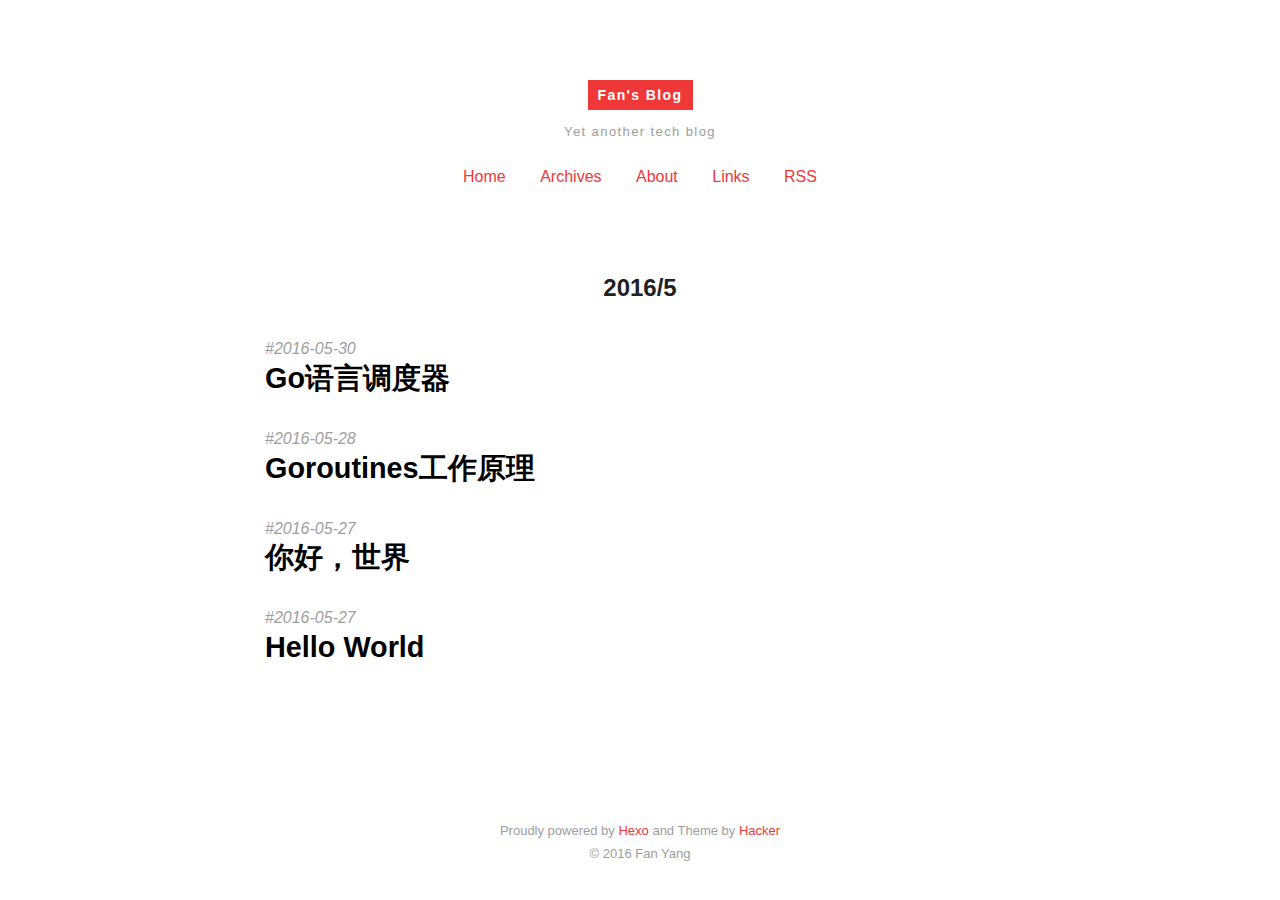
<file: archives/2016/05/index.html>
<!DOCTYPE HTML>
<html>
<head>
  <meta charset="utf-8">
  
  <title>Archives: 2016/5 | Fan&#39;s Blog | Yet another tech blog</title>
  <meta name="author" content="Fan Yang">
  
  

  <meta id="viewport" name="viewport" content="width=device-width, initial-scale=1, maximum-scale=1, minimum-scale=1, user-scalable=no, minimal-ui">
  <meta name="apple-mobile-web-app-capable" content="yes">
  <meta name="apple-mobile-web-app-status-bar-style" content="black">

  
  <meta property="og:site_name" content="Fan&#39;s Blog"/>

  
    <meta property="og:image" content="undefined"/>
  

  <link href="/favicon.ico" rel="icon">
  <link rel="alternate" href="/atom.xml" title="Fan&#39;s Blog" type="application/atom+xml">
  <link rel="stylesheet" href="/css/style.css" media="screen" type="text/css">
</head>


<body>
<div id="page" class="site">
  <div id="primary" class="content-area">

    <header id="header" class="inner"><div class="site-branding">
  <h1 class="site-title">
    <a href="/">Fan&#39;s Blog</a>
  </h1>
  <p class="site-description">Yet another tech blog</p>
</div>
<nav id="site-navigation" class="main-navigation" role="navigation">
  <ul>
    
      <li><a href="/">Home</a></li>
    
      <li><a href="/archives">Archives</a></li>
    
      <li><a href="/about">About</a></li>
    
      <li><a href="/links">Links</a></li>
    
      <li><a href="/atom.xml">RSS</a></li>
    
  </ul>
</nav></header>

    <article id="content" class="site-content">
      <main id="main" class="site-main posts-loop" role="main">
        

<div class="article">

<h2 class="article-title ">2016/5</h2>


  <div class="archive">
    
      <article class="post archive">
        <div class="archive-post">
          <header>
            <time datetime="2016-05-30T13:50:18.000Z">
              <a href="/zh-CN/2016/05/30/Go语言调度器/">2016-05-30</a>
            </time>
            
              <h3 class="archive-title"><a href="/zh-CN/2016/05/30/Go语言调度器/"><span>Go语言调度器</span></a></h3>
            
          </header>
        </div>
      </article>
    
      <article class="post archive">
        <div class="archive-post">
          <header>
            <time datetime="2016-05-28T08:58:09.000Z">
              <a href="/zh-CN/2016/05/28/Goroutines工作原理/">2016-05-28</a>
            </time>
            
              <h3 class="archive-title"><a href="/zh-CN/2016/05/28/Goroutines工作原理/"><span>Goroutines工作原理</span></a></h3>
            
          </header>
        </div>
      </article>
    
      <article class="post archive">
        <div class="archive-post">
          <header>
            <time datetime="2016-05-27T13:50:25.000Z">
              <a href="/zh-CN/2016/05/27/Hello-World/">2016-05-27</a>
            </time>
            
              <h3 class="archive-title"><a href="/zh-CN/2016/05/27/Hello-World/"><span>你好，世界</span></a></h3>
            
          </header>
        </div>
      </article>
    
      <article class="post archive">
        <div class="archive-post">
          <header>
            <time datetime="2016-05-27T11:15:40.000Z">
              <a href="/en/2016/05/27/Hello-World/">2016-05-27</a>
            </time>
            
              <h3 class="archive-title"><a href="/en/2016/05/27/Hello-World/"><span>Hello World</span></a></h3>
            
          </header>
        </div>
      </article>
    
    <nav class="pagination">
  
  
</nav>
  </div>

</div>

      </main>
    </article>

    <footer id="colophon" class="site-footer" role="contentinfo"><p class="site-info">
  Proudly powered by <a href="https://hexo.io/" target="_blank">Hexo</a> and
  Theme by <a href="https://github.com/CodeDaraW/Hacker" target="_blank">Hacker</a>
  </br>
  
  &copy; 2016 Fan Yang
  
</p>
</footer>
    
  </div>
</div>
</body>
</html>
</file>
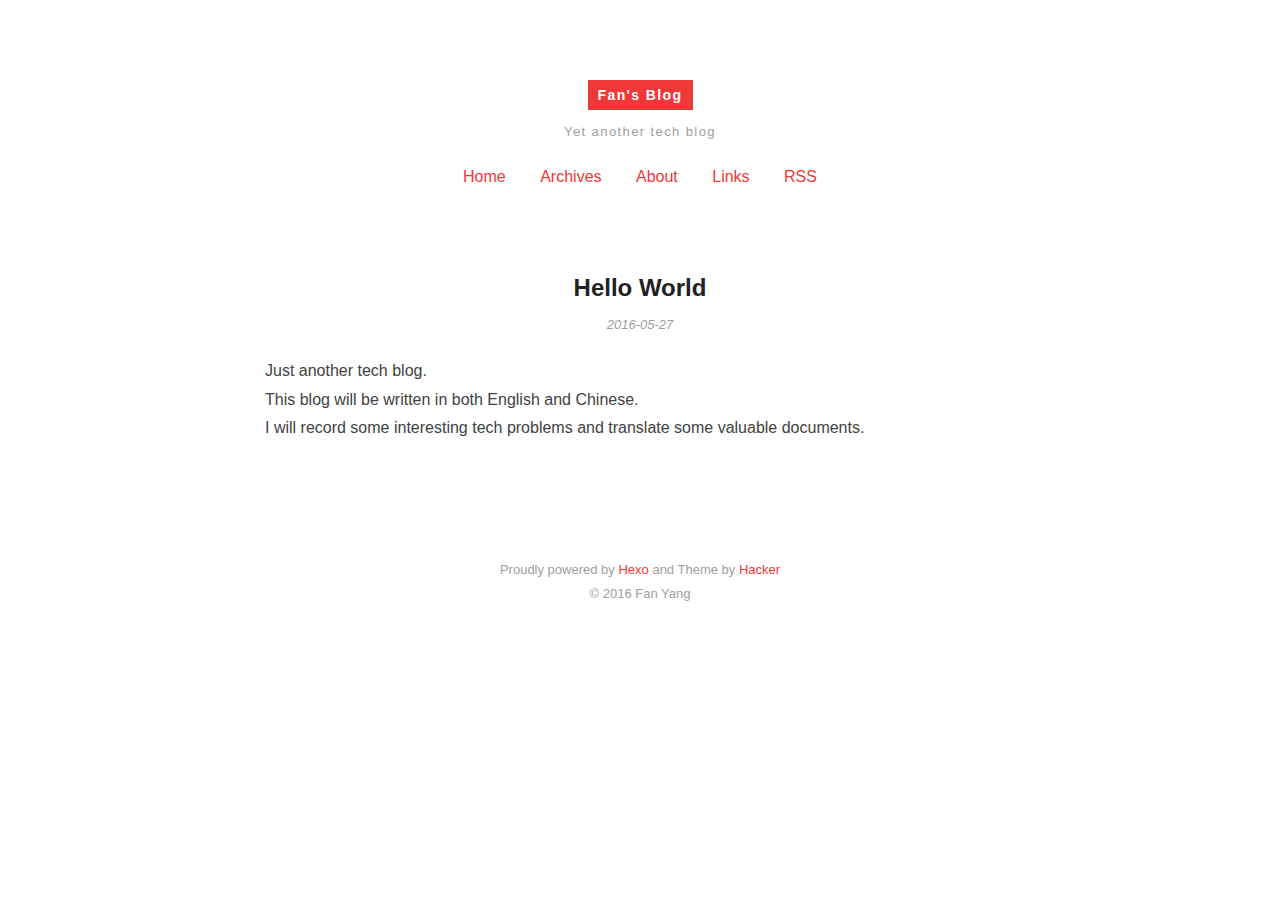
<file: en/2016/05/27/Hello-World/index.html>
<!DOCTYPE HTML>
<html>
<head>
  <meta charset="utf-8">
  
  <title>Hello World | Fan&#39;s Blog | Yet another tech blog</title>
  <meta name="author" content="Fan Yang">
  
  <meta name="description" content="Just another tech blog.This blog will be written in both English and Chinese.I will record some interesting tech problems and translate some valuable ">
  
  

  <meta id="viewport" name="viewport" content="width=device-width, initial-scale=1, maximum-scale=1, minimum-scale=1, user-scalable=no, minimal-ui">
  <meta name="apple-mobile-web-app-capable" content="yes">
  <meta name="apple-mobile-web-app-status-bar-style" content="black">

  <meta property="og:title" content="Hello World"/>
  <meta property="og:site_name" content="Fan&#39;s Blog"/>

  
    <meta property="og:image" content="undefined"/>
  

  <link href="/favicon.ico" rel="icon">
  <link rel="alternate" href="/atom.xml" title="Fan&#39;s Blog" type="application/atom+xml">
  <link rel="stylesheet" href="/css/style.css" media="screen" type="text/css">
</head>


<body>
<div id="page" class="site">
  <div id="primary" class="content-area">

    <header id="header" class="inner"><div class="site-branding">
  <h1 class="site-title">
    <a href="/">Fan&#39;s Blog</a>
  </h1>
  <p class="site-description">Yet another tech blog</p>
</div>
<nav id="site-navigation" class="main-navigation" role="navigation">
  <ul>
    
      <li><a href="/">Home</a></li>
    
      <li><a href="/archives">Archives</a></li>
    
      <li><a href="/about">About</a></li>
    
      <li><a href="/links">Links</a></li>
    
      <li><a href="/atom.xml">RSS</a></li>
    
  </ul>
</nav></header>

    <article id="content" class="site-content">
      <main id="main" class="site-main posts-loop" role="main">
        <article class="post article">

  
  
    <h3 class="article-title"><span>Hello World</span></h3>
  


  <div class="article-top-meta">
    <span class="posted-on">
      <a href="/en/2016/05/27/Hello-World/" rel="bookmark">
        <time class="entry-date published" datetime="2016-05-27T11:15:40.000Z">
          2016-05-27
        </time>
      </a>
    </span>
  </div>


  

  <div class="article-content">
    <div class="entry">
      
        <p>Just another tech blog.<br>This blog will be written in both English and Chinese.<br>I will record some interesting tech problems and translate some valuable documents.</p>

      
    </div>
    <footer class="article-footer">
        <div class="article-meta pull-left">
          
          
        </div>
        
    </footer>
  </div>
</article>

  
	<section id="comments" class="comment">
	  <div id="disqus_thread">
	  <noscript>Please enable JavaScript to view the <a href="//disqus.com/?ref_noscript">comments powered by Disqus.</a></noscript>
	  </div>
	</section>

	<script type="text/javascript">
	var disqus_shortname = 'fanyangsblog';
	(function(){
	  var dsq = document.createElement('script');
	  dsq.type = 'text/javascript';
	  dsq.async = true;
	  dsq.src = '//' + disqus_shortname + '.disqus.com/embed.js';
	  (document.getElementsByTagName('head')[0] || document.getElementsByTagName('body')[0]).appendChild(dsq);
	}());
	(function(){
	  var dsq = document.createElement('script');
	  dsq.type = 'text/javascript';
	  dsq.async = true;
	  dsq.src = '//' + disqus_shortname + '.disqus.com/count.js';
	  (document.getElementsByTagName('head')[0] || document.getElementsByTagName('body')[0]).appendChild(dsq);
	}());
	</script>





      </main>
    </article>

    <footer id="colophon" class="site-footer" role="contentinfo"><p class="site-info">
  Proudly powered by <a href="https://hexo.io/" target="_blank">Hexo</a> and
  Theme by <a href="https://github.com/CodeDaraW/Hacker" target="_blank">Hacker</a>
  </br>
  
  &copy; 2016 Fan Yang
  
</p>
</footer>
    
  </div>
</div>
</body>
</html>
</file>
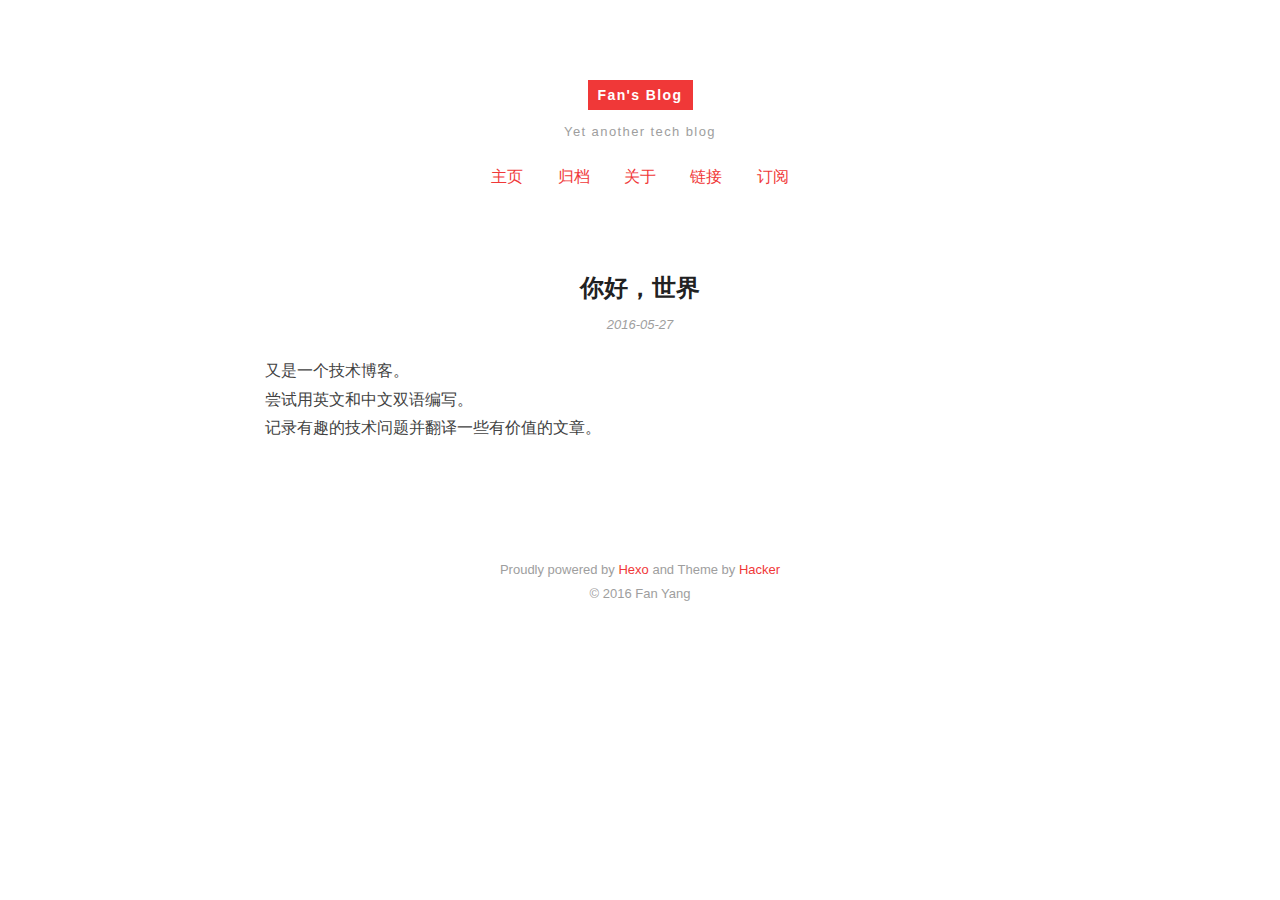
<file: zh-CN/2016/05/27/Hello-World/index.html>
<!DOCTYPE HTML>
<html>
<head>
  <meta charset="utf-8">
  
  <title>你好，世界 | Fan&#39;s Blog | Yet another tech blog</title>
  <meta name="author" content="Fan Yang">
  
  <meta name="description" content="又是一个技术博客。尝试用英文和中文双语编写。记录有趣的技术问题并翻译一些有价值的文章。">
  
  

  <meta id="viewport" name="viewport" content="width=device-width, initial-scale=1, maximum-scale=1, minimum-scale=1, user-scalable=no, minimal-ui">
  <meta name="apple-mobile-web-app-capable" content="yes">
  <meta name="apple-mobile-web-app-status-bar-style" content="black">

  <meta property="og:title" content="你好，世界"/>
  <meta property="og:site_name" content="Fan&#39;s Blog"/>

  
    <meta property="og:image" content="undefined"/>
  

  <link href="/favicon.ico" rel="icon">
  <link rel="alternate" href="/atom.xml" title="Fan&#39;s Blog" type="application/atom+xml">
  <link rel="stylesheet" href="/css/style.css" media="screen" type="text/css">
</head>


<body>
<div id="page" class="site">
  <div id="primary" class="content-area">

    <header id="header" class="inner"><div class="site-branding">
  <h1 class="site-title">
    <a href="/">Fan&#39;s Blog</a>
  </h1>
  <p class="site-description">Yet another tech blog</p>
</div>
<nav id="site-navigation" class="main-navigation" role="navigation">
  <ul>
    
      <li><a href="/">主页</a></li>
    
      <li><a href="/archives">归档</a></li>
    
      <li><a href="/about">关于</a></li>
    
      <li><a href="/links">链接</a></li>
    
      <li><a href="/atom.xml">订阅</a></li>
    
  </ul>
</nav></header>

    <article id="content" class="site-content">
      <main id="main" class="site-main posts-loop" role="main">
        <article class="post article">

  
  
    <h3 class="article-title"><span>你好，世界</span></h3>
  


  <div class="article-top-meta">
    <span class="posted-on">
      <a href="/zh-CN/2016/05/27/Hello-World/" rel="bookmark">
        <time class="entry-date published" datetime="2016-05-27T13:50:25.000Z">
          2016-05-27
        </time>
      </a>
    </span>
  </div>


  

  <div class="article-content">
    <div class="entry">
      
        <p>又是一个技术博客。<br>尝试用英文和中文双语编写。<br>记录有趣的技术问题并翻译一些有价值的文章。</p>

      
    </div>
    <footer class="article-footer">
        <div class="article-meta pull-left">
          
          
        </div>
        
    </footer>
  </div>
</article>

  
	<section id="comments" class="comment">
	  <div id="disqus_thread">
	  <noscript>Please enable JavaScript to view the <a href="//disqus.com/?ref_noscript">comments powered by Disqus.</a></noscript>
	  </div>
	</section>

	<script type="text/javascript">
	var disqus_shortname = 'fanyangsblog';
	(function(){
	  var dsq = document.createElement('script');
	  dsq.type = 'text/javascript';
	  dsq.async = true;
	  dsq.src = '//' + disqus_shortname + '.disqus.com/embed.js';
	  (document.getElementsByTagName('head')[0] || document.getElementsByTagName('body')[0]).appendChild(dsq);
	}());
	(function(){
	  var dsq = document.createElement('script');
	  dsq.type = 'text/javascript';
	  dsq.async = true;
	  dsq.src = '//' + disqus_shortname + '.disqus.com/count.js';
	  (document.getElementsByTagName('head')[0] || document.getElementsByTagName('body')[0]).appendChild(dsq);
	}());
	</script>





      </main>
    </article>

    <footer id="colophon" class="site-footer" role="contentinfo"><p class="site-info">
  Proudly powered by <a href="https://hexo.io/" target="_blank">Hexo</a> and
  Theme by <a href="https://github.com/CodeDaraW/Hacker" target="_blank">Hacker</a>
  </br>
  
  &copy; 2016 Fan Yang
  
</p>
</footer>
    
  </div>
</div>
</body>
</html>
</file>
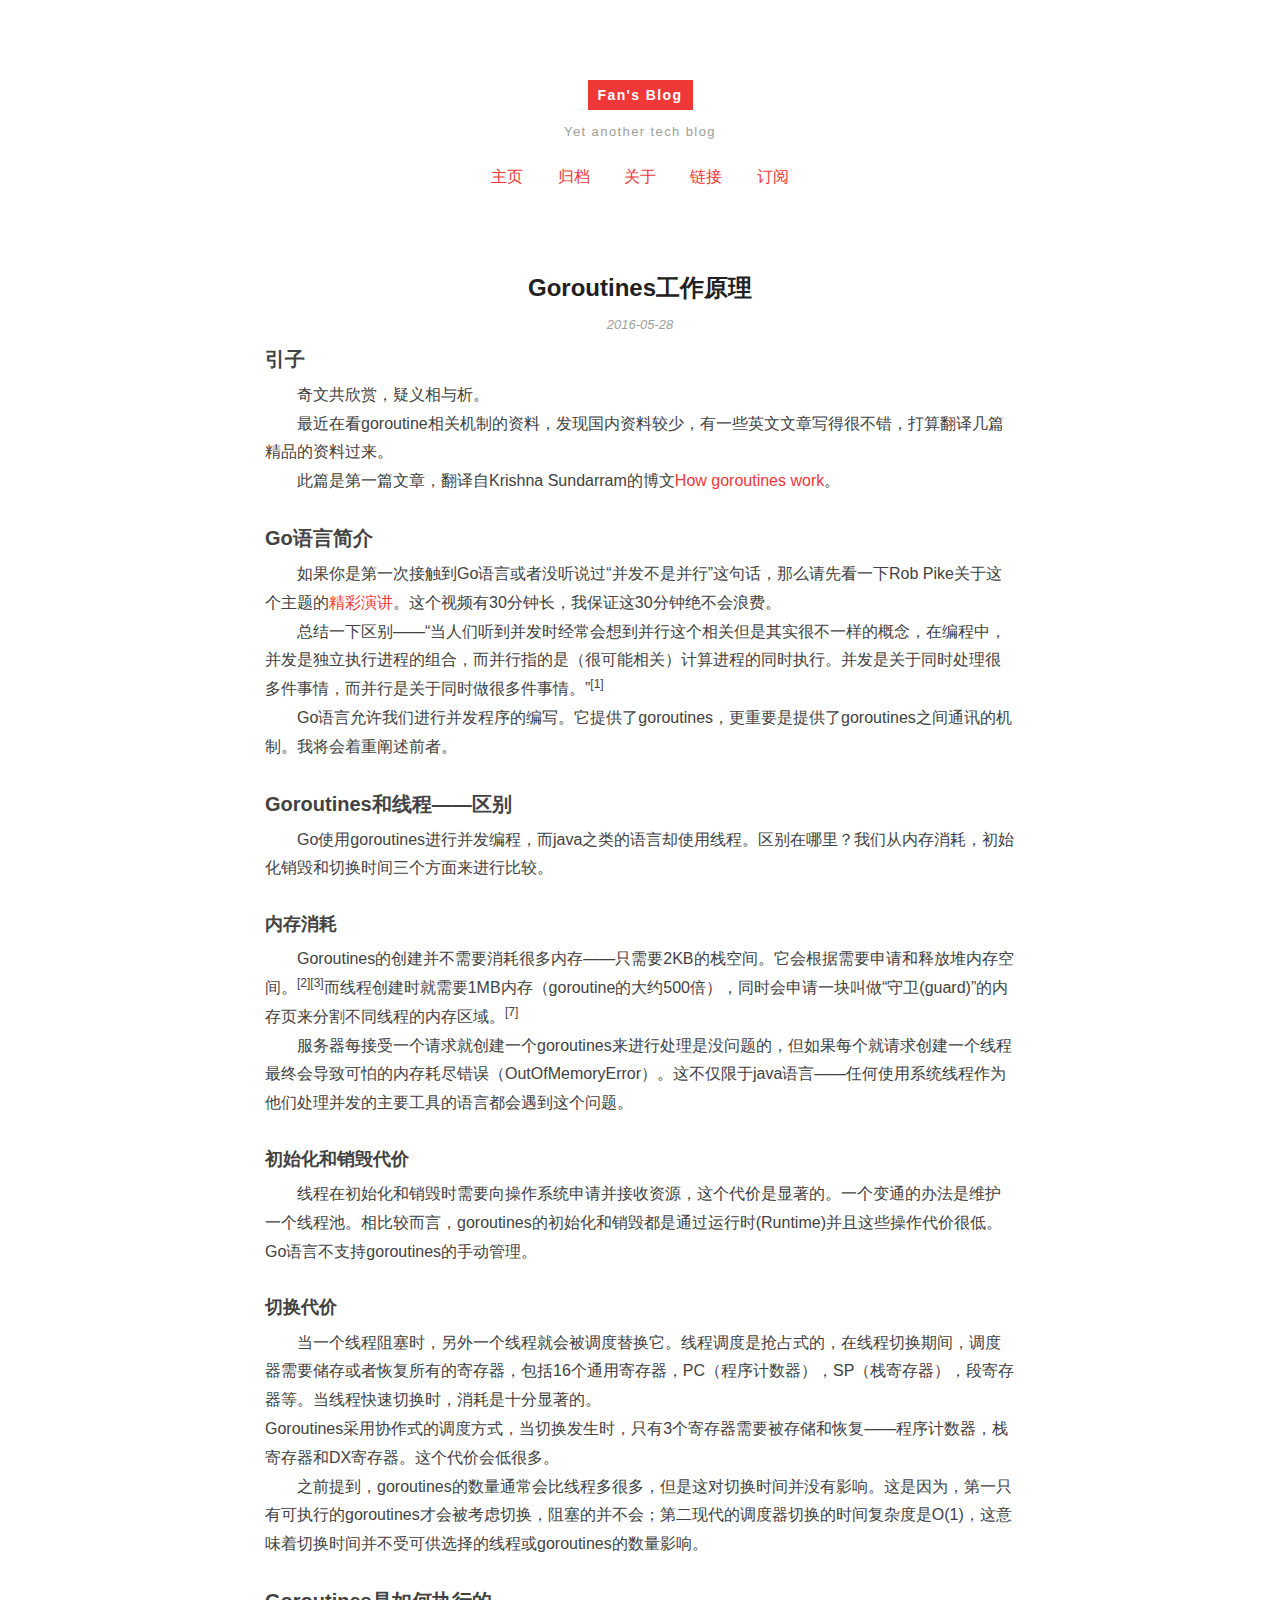
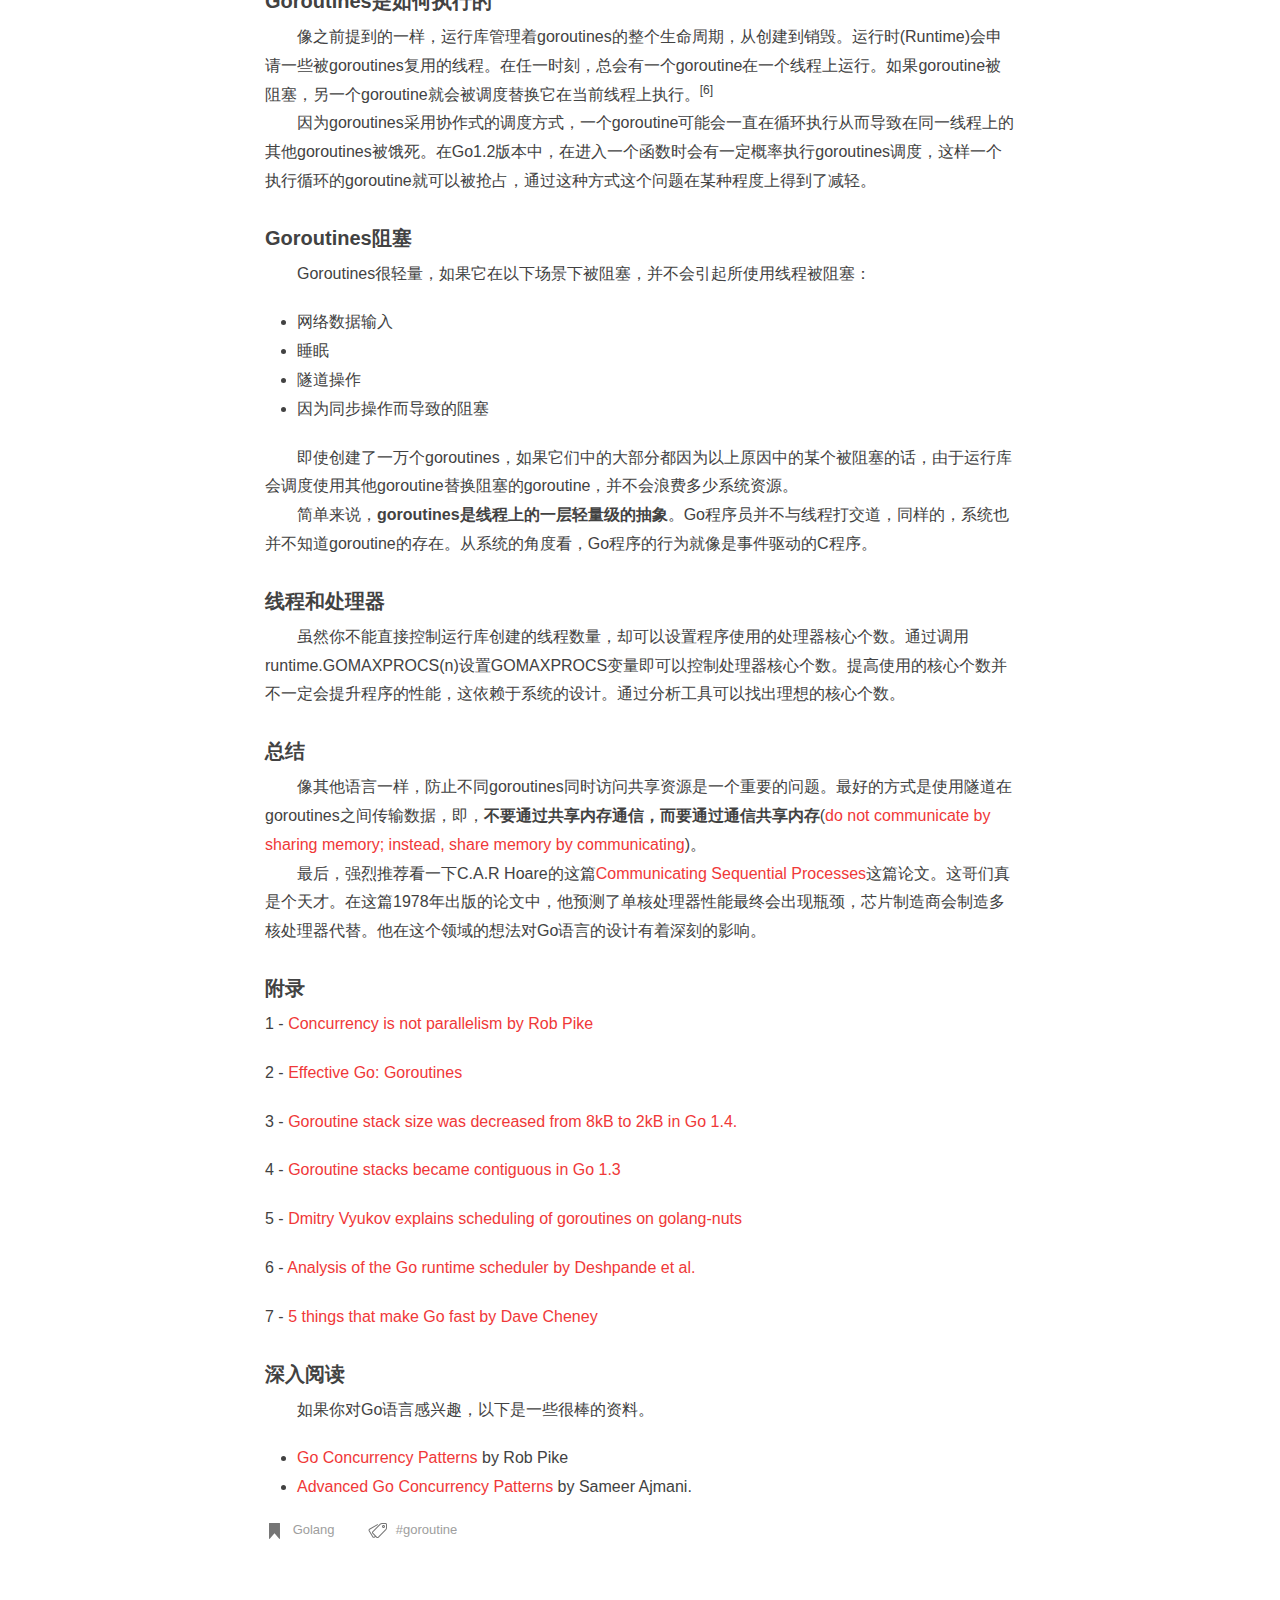
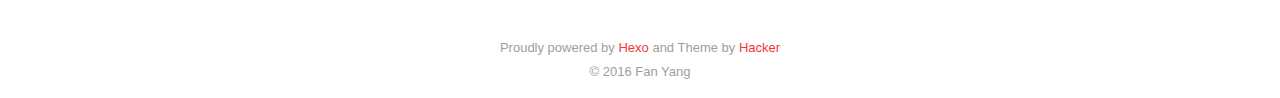
<file: zh-CN/2016/05/28/Goroutines工作原理/index.html>
<!DOCTYPE HTML>
<html>
<head>
  <meta charset="utf-8">
  
  <title>Goroutines工作原理 | Fan&#39;s Blog | Yet another tech blog</title>
  <meta name="author" content="Fan Yang">
  
  <meta name="description" content="引子　　奇文共欣赏，疑义相与析。　　最近在看goroutine相关机制的资料，发现国内资料较少，有一些英文文章写得很不错，打算翻译几篇精品的资料过来。　　此篇是第一篇文章，翻译自Krishna Sundarram的博文How goroutines work。">
  
  

  <meta id="viewport" name="viewport" content="width=device-width, initial-scale=1, maximum-scale=1, minimum-scale=1, user-scalable=no, minimal-ui">
  <meta name="apple-mobile-web-app-capable" content="yes">
  <meta name="apple-mobile-web-app-status-bar-style" content="black">

  <meta property="og:title" content="Goroutines工作原理"/>
  <meta property="og:site_name" content="Fan&#39;s Blog"/>

  
    <meta property="og:image" content="undefined"/>
  

  <link href="/favicon.ico" rel="icon">
  <link rel="alternate" href="/atom.xml" title="Fan&#39;s Blog" type="application/atom+xml">
  <link rel="stylesheet" href="/css/style.css" media="screen" type="text/css">
</head>


<body>
<div id="page" class="site">
  <div id="primary" class="content-area">

    <header id="header" class="inner"><div class="site-branding">
  <h1 class="site-title">
    <a href="/">Fan&#39;s Blog</a>
  </h1>
  <p class="site-description">Yet another tech blog</p>
</div>
<nav id="site-navigation" class="main-navigation" role="navigation">
  <ul>
    
      <li><a href="/">主页</a></li>
    
      <li><a href="/archives">归档</a></li>
    
      <li><a href="/about">关于</a></li>
    
      <li><a href="/links">链接</a></li>
    
      <li><a href="/atom.xml">订阅</a></li>
    
  </ul>
</nav></header>

    <article id="content" class="site-content">
      <main id="main" class="site-main posts-loop" role="main">
        <article class="post article">

  
  
    <h3 class="article-title"><span>Goroutines工作原理</span></h3>
  


  <div class="article-top-meta">
    <span class="posted-on">
      <a href="/zh-CN/2016/05/28/Goroutines工作原理/" rel="bookmark">
        <time class="entry-date published" datetime="2016-05-28T08:58:09.000Z">
          2016-05-28
        </time>
      </a>
    </span>
  </div>


  

  <div class="article-content">
    <div class="entry">
      
        <h2 id="引子"><a href="#引子" class="headerlink" title="引子"></a>引子</h2><p>　　奇文共欣赏，疑义相与析。<br>　　最近在看goroutine相关机制的资料，发现国内资料较少，有一些英文文章写得很不错，打算翻译几篇精品的资料过来。<br>　　此篇是第一篇文章，翻译自Krishna Sundarram的博文<a href="http://blog.nindalf.com/how-goroutines-work/" target="_blank" rel="external">How goroutines work</a>。<br><a id="more"></a></p>
<h2 id="Go语言简介"><a href="#Go语言简介" class="headerlink" title="Go语言简介"></a>Go语言简介</h2><p>　　如果你是第一次接触到Go语言或者没听说过“并发不是并行”这句话，那么请先看一下Rob Pike关于这个主题的<a href="http://www.youtube.com/watch?v=cN_DpYBzKso" target="_blank" rel="external">精彩演讲</a>。这个视频有30分钟长，我保证这30分钟绝不会浪费。<br>　　总结一下区别——“当人们听到并发时经常会想到并行这个相关但是其实很不一样的概念，在编程中，并发是独立执行进程的组合，而并行指的是（很可能相关）计算进程的同时执行。并发是关于同时处理很多件事情，而并行是关于同时做很多件事情。”<sup>[1]</sup><br>　　Go语言允许我们进行并发程序的编写。它提供了goroutines，更重要是提供了goroutines之间通讯的机制。我将会着重阐述前者。</p>
<h2 id="Goroutines和线程——区别"><a href="#Goroutines和线程——区别" class="headerlink" title="Goroutines和线程——区别"></a>Goroutines和线程——区别</h2><p>　　Go使用goroutines进行并发编程，而java之类的语言却使用线程。区别在哪里？我们从内存消耗，初始化销毁和切换时间三个方面来进行比较。</p>
<h3 id="内存消耗"><a href="#内存消耗" class="headerlink" title="内存消耗"></a>内存消耗</h3><p>　　Goroutines的创建并不需要消耗很多内存——只需要2KB的栈空间。它会根据需要申请和释放堆内存空间。<sup>[2][3]</sup>而线程创建时就需要1MB内存（goroutine的大约500倍），同时会申请一块叫做“守卫(guard)”的内存页来分割不同线程的内存区域。<sup>[7]</sup><br>　　服务器每接受一个请求就创建一个goroutines来进行处理是没问题的，但如果每个就请求创建一个线程最终会导致可怕的内存耗尽错误（OutOfMemoryError）。这不仅限于java语言——任何使用系统线程作为他们处理并发的主要工具的语言都会遇到这个问题。</p>
<h3 id="初始化和销毁代价"><a href="#初始化和销毁代价" class="headerlink" title="初始化和销毁代价"></a>初始化和销毁代价</h3><p>　　线程在初始化和销毁时需要向操作系统申请并接收资源，这个代价是显著的。一个变通的办法是维护一个线程池。相比较而言，goroutines的初始化和销毁都是通过运行时(Runtime)并且这些操作代价很低。Go语言不支持goroutines的手动管理。</p>
<h3 id="切换代价"><a href="#切换代价" class="headerlink" title="切换代价"></a>切换代价</h3><p>　　当一个线程阻塞时，另外一个线程就会被调度替换它。线程调度是抢占式的，在线程切换期间，调度器需要储存或者恢复所有的寄存器，包括16个通用寄存器，PC（程序计数器），SP（栈寄存器），段寄存器等。当线程快速切换时，消耗是十分显著的。<br>Goroutines采用协作式的调度方式，当切换发生时，只有3个寄存器需要被存储和恢复——程序计数器，栈寄存器和DX寄存器。这个代价会低很多。<br>　　之前提到，goroutines的数量通常会比线程多很多，但是这对切换时间并没有影响。这是因为，第一只有可执行的goroutines才会被考虑切换，阻塞的并不会；第二现代的调度器切换的时间复杂度是O(1)，这意味着切换时间并不受可供选择的线程或goroutines的数量影响。</p>
<h2 id="Goroutines是如何执行的"><a href="#Goroutines是如何执行的" class="headerlink" title="Goroutines是如何执行的"></a>Goroutines是如何执行的</h2><p>　　像之前提到的一样，运行库管理着goroutines的整个生命周期，从创建到销毁。运行时(Runtime)会申请一些被goroutines复用的线程。在任一时刻，总会有一个goroutine在一个线程上运行。如果goroutine被阻塞，另一个goroutine就会被调度替换它在当前线程上执行。<sup>[6]</sup><br>　　因为goroutines采用协作式的调度方式，一个goroutine可能会一直在循环执行从而导致在同一线程上的其他goroutines被饿死。在Go1.2版本中，在进入一个函数时会有一定概率执行goroutines调度，这样一个执行循环的goroutine就可以被抢占，通过这种方式这个问题在某种程度上得到了减轻。</p>
<h2 id="Goroutines阻塞"><a href="#Goroutines阻塞" class="headerlink" title="Goroutines阻塞"></a>Goroutines阻塞</h2><p>　　Goroutines很轻量，如果它在以下场景下被阻塞，并不会引起所使用线程被阻塞：</p>
<ul>
<li>网络数据输入</li>
<li>睡眠</li>
<li>隧道操作</li>
<li>因为同步操作而导致的阻塞</li>
</ul>
<p>　　即使创建了一万个goroutines，如果它们中的大部分都因为以上原因中的某个被阻塞的话，由于运行库会调度使用其他goroutine替换阻塞的goroutine，并不会浪费多少系统资源。<br>　　简单来说，<strong>goroutines是线程上的一层轻量级的抽象</strong>。Go程序员并不与线程打交道，同样的，系统也并不知道goroutine的存在。从系统的角度看，Go程序的行为就像是事件驱动的C程序。</p>
<h2 id="线程和处理器"><a href="#线程和处理器" class="headerlink" title="线程和处理器"></a>线程和处理器</h2><p>　　虽然你不能直接控制运行库创建的线程数量，却可以设置程序使用的处理器核心个数。通过调用<em>runtime.GOMAXPROCS(n)</em>设置GOMAXPROCS变量即可以控制处理器核心个数。提高使用的核心个数并不一定会提升程序的性能，这依赖于系统的设计。通过分析工具可以找出理想的核心个数。</p>
<h2 id="总结"><a href="#总结" class="headerlink" title="总结"></a>总结</h2><p>　　像其他语言一样，防止不同goroutines同时访问共享资源是一个重要的问题。最好的方式是使用隧道在goroutines之间传输数据，即，<strong>不要通过共享内存通信，而要通过通信共享内存</strong>(<a href="https://blog.golang.org/share-memory-by-communicating" target="_blank" rel="external">do not communicate by sharing memory; instead, share memory by communicating</a>)。<br>　　最后，强烈推荐看一下C.A.R Hoare的这篇<a href="http://www.cs.cmu.edu/~crary/819-f09/Hoare78.pdf" target="_blank" rel="external">Communicating Sequential Processes</a>这篇论文。这哥们真是个天才。在这篇1978年出版的论文中，他预测了单核处理器性能最终会出现瓶颈，芯片制造商会制造多核处理器代替。他在这个领域的想法对Go语言的设计有着深刻的影响。</p>
<h2 id="附录"><a href="#附录" class="headerlink" title="附录"></a>附录</h2><p>1 - <a href="http://blog.golang.org/concurrency-is-not-parallelism" target="_blank" rel="external">Concurrency is not parallelism by Rob Pike</a></p>
<p>2 - <a href="http://golang.org/doc/effective_go.html#goroutines" target="_blank" rel="external">Effective Go: Goroutines</a></p>
<p>3 - <a href="http://agis.io/2014/03/25/contiguous-stacks-in-go.html" target="_blank" rel="external">Goroutine stack size was decreased from 8kB to 2kB in Go 1.4.</a></p>
<p>4 - <a href="http://agis.io/2014/03/25/contiguous-stacks-in-go.html" target="_blank" rel="external">Goroutine stacks became contiguous in Go 1.3</a></p>
<p>5 - <a href="https://groups.google.com/forum/#!topic/golang-nuts/j51G7ieoKh4" target="_blank" rel="external">Dmitry Vyukov explains scheduling of goroutines on golang-nuts</a></p>
<p>6 - <a href="http://www1.cs.columbia.edu/~aho/cs6998/reports/12-12-11_DeshpandeSponslerWeiss_GO.pdf" target="_blank" rel="external">Analysis of the Go runtime scheduler by Deshpande et al.</a></p>
<p>7 - <a href="http://dave.cheney.net/2014/06/07/five-things-that-make-go-fast" target="_blank" rel="external">5 things that make Go fast by Dave Cheney</a></p>
<h2 id="深入阅读"><a href="#深入阅读" class="headerlink" title="深入阅读"></a>深入阅读</h2><p>　　如果你对Go语言感兴趣，以下是一些很棒的资料。</p>
<ul>
<li><a href="http://www.youtube.com/watch?v=f6kdp27TYZs%E2%80%8E" target="_blank" rel="external">Go Concurrency Patterns</a> by Rob Pike</li>
<li><a href="http://www.youtube.com/watch?v=QDDwwePbDtw" target="_blank" rel="external">Advanced Go Concurrency Patterns</a> by Sameer Ajmani.</li>
</ul>

      
    </div>
    <footer class="article-footer">
        <div class="article-meta pull-left">
          
  

  <span class="post-categories">
    <i class="icon-categories"></i>
    <a href="/categories/Golang/">Golang</a>
  </span>


          
  

  <span class="post-tags">
    <i class="icon-tags"></i>
    <a href="/tags/goroutine/">goroutine</a>
  </span>


        </div>
        
    </footer>
  </div>
</article>

  
	<section id="comments" class="comment">
	  <div id="disqus_thread">
	  <noscript>Please enable JavaScript to view the <a href="//disqus.com/?ref_noscript">comments powered by Disqus.</a></noscript>
	  </div>
	</section>

	<script type="text/javascript">
	var disqus_shortname = 'fanyangsblog';
	(function(){
	  var dsq = document.createElement('script');
	  dsq.type = 'text/javascript';
	  dsq.async = true;
	  dsq.src = '//' + disqus_shortname + '.disqus.com/embed.js';
	  (document.getElementsByTagName('head')[0] || document.getElementsByTagName('body')[0]).appendChild(dsq);
	}());
	(function(){
	  var dsq = document.createElement('script');
	  dsq.type = 'text/javascript';
	  dsq.async = true;
	  dsq.src = '//' + disqus_shortname + '.disqus.com/count.js';
	  (document.getElementsByTagName('head')[0] || document.getElementsByTagName('body')[0]).appendChild(dsq);
	}());
	</script>





      </main>
    </article>

    <footer id="colophon" class="site-footer" role="contentinfo"><p class="site-info">
  Proudly powered by <a href="https://hexo.io/" target="_blank">Hexo</a> and
  Theme by <a href="https://github.com/CodeDaraW/Hacker" target="_blank">Hacker</a>
  </br>
  
  &copy; 2016 Fan Yang
  
</p>
</footer>
    
  </div>
</div>
</body>
</html>
</file>
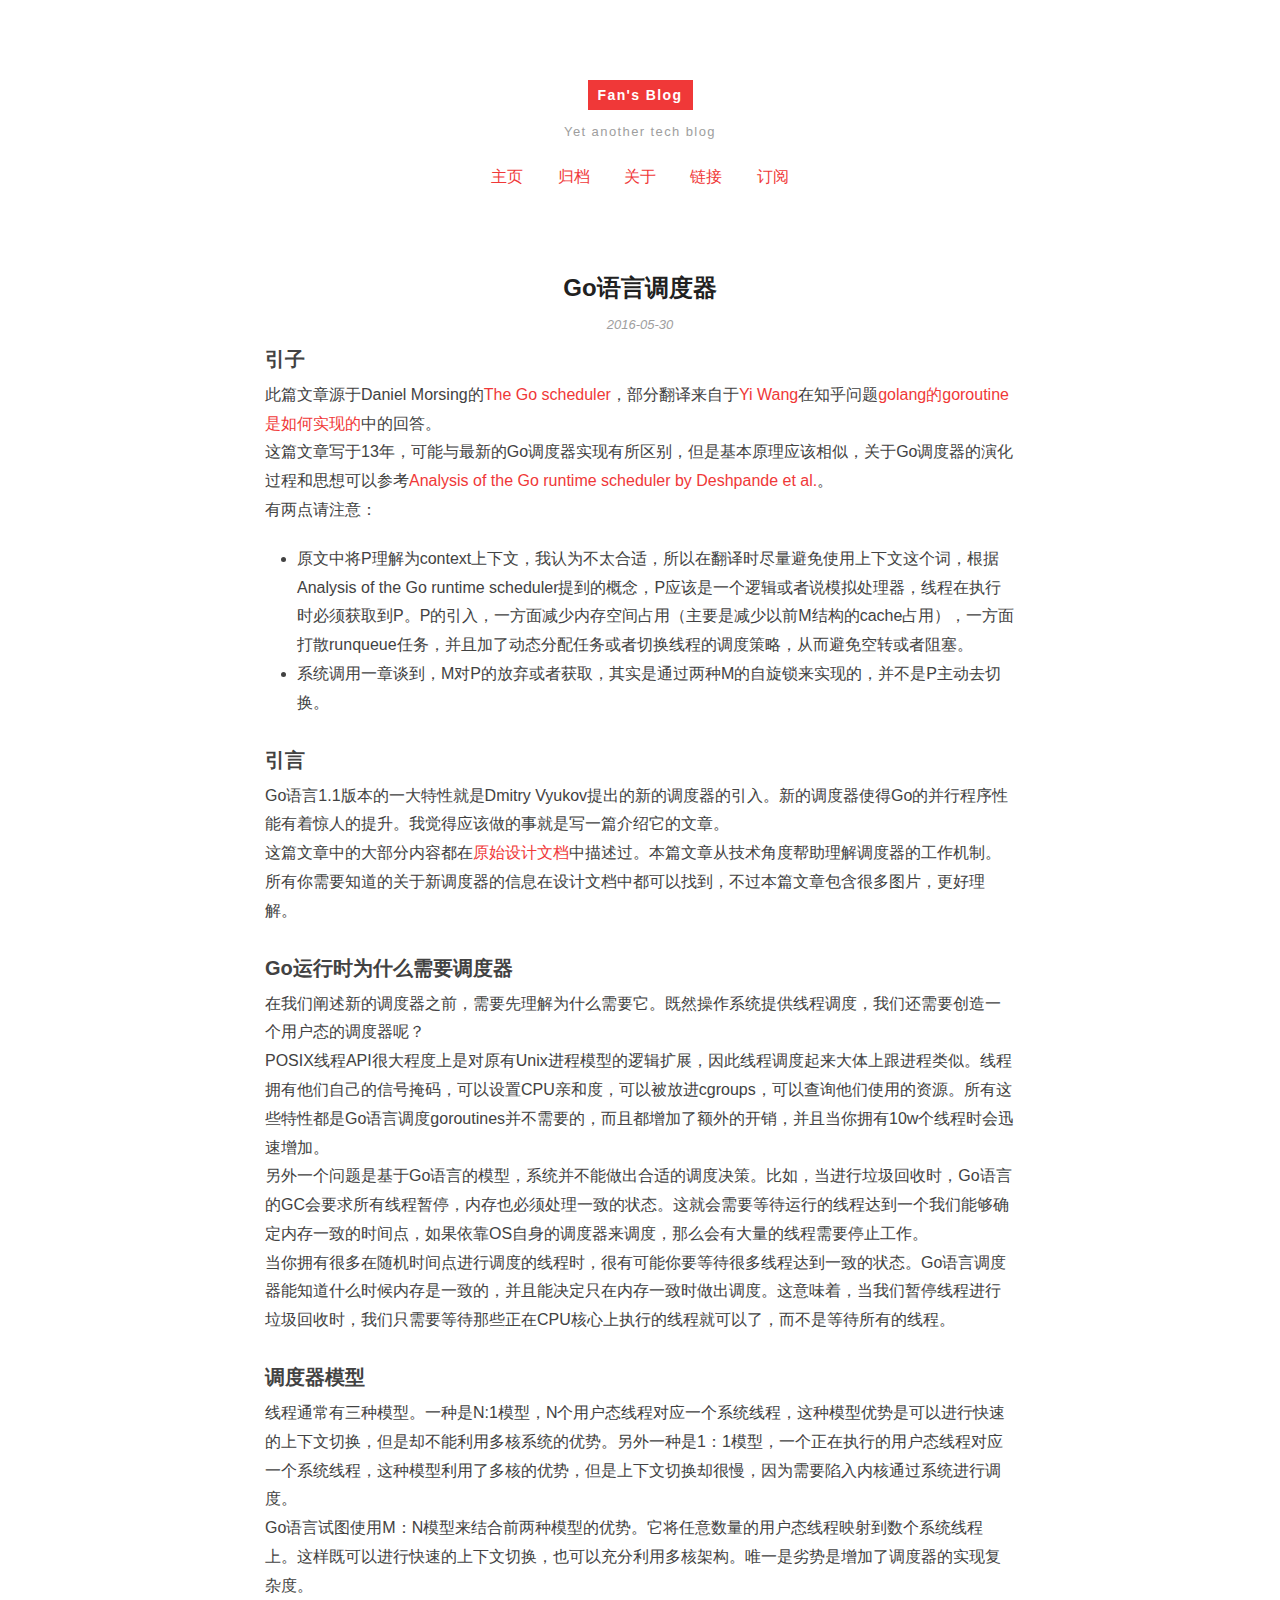
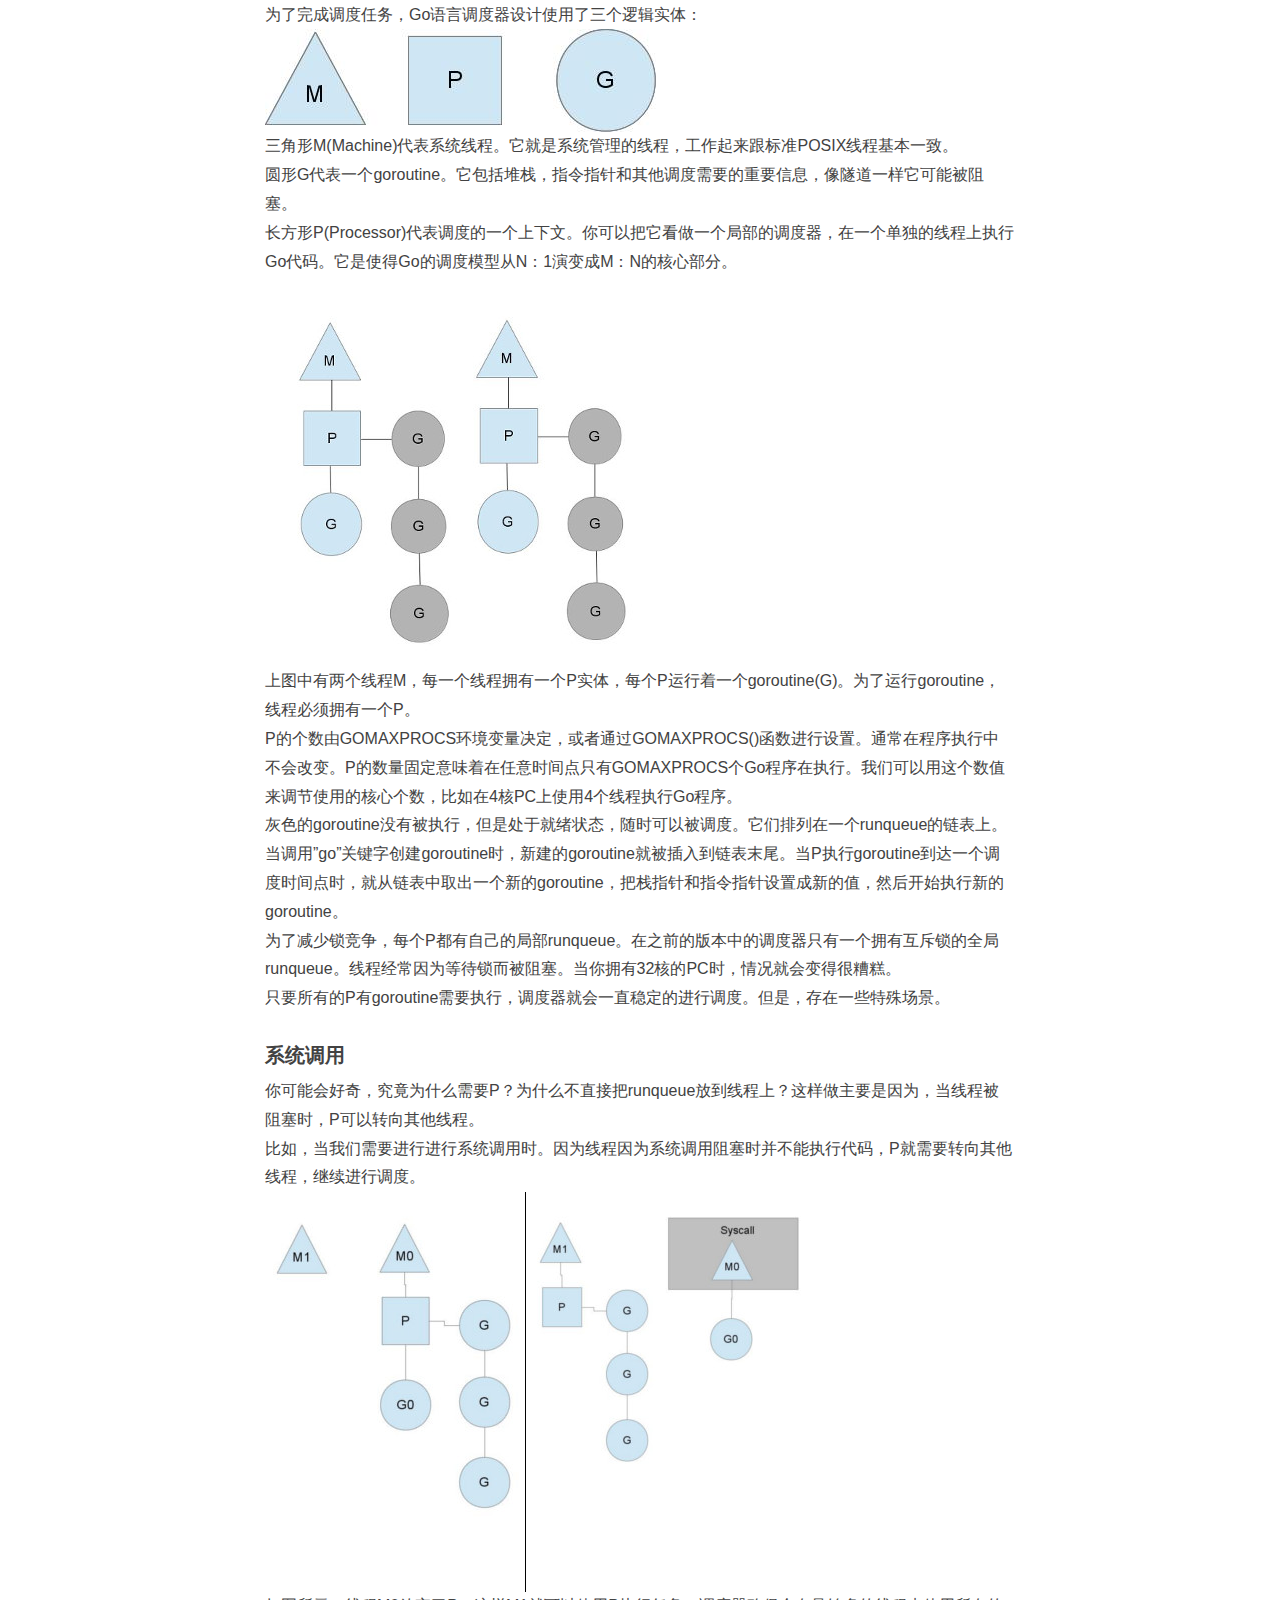
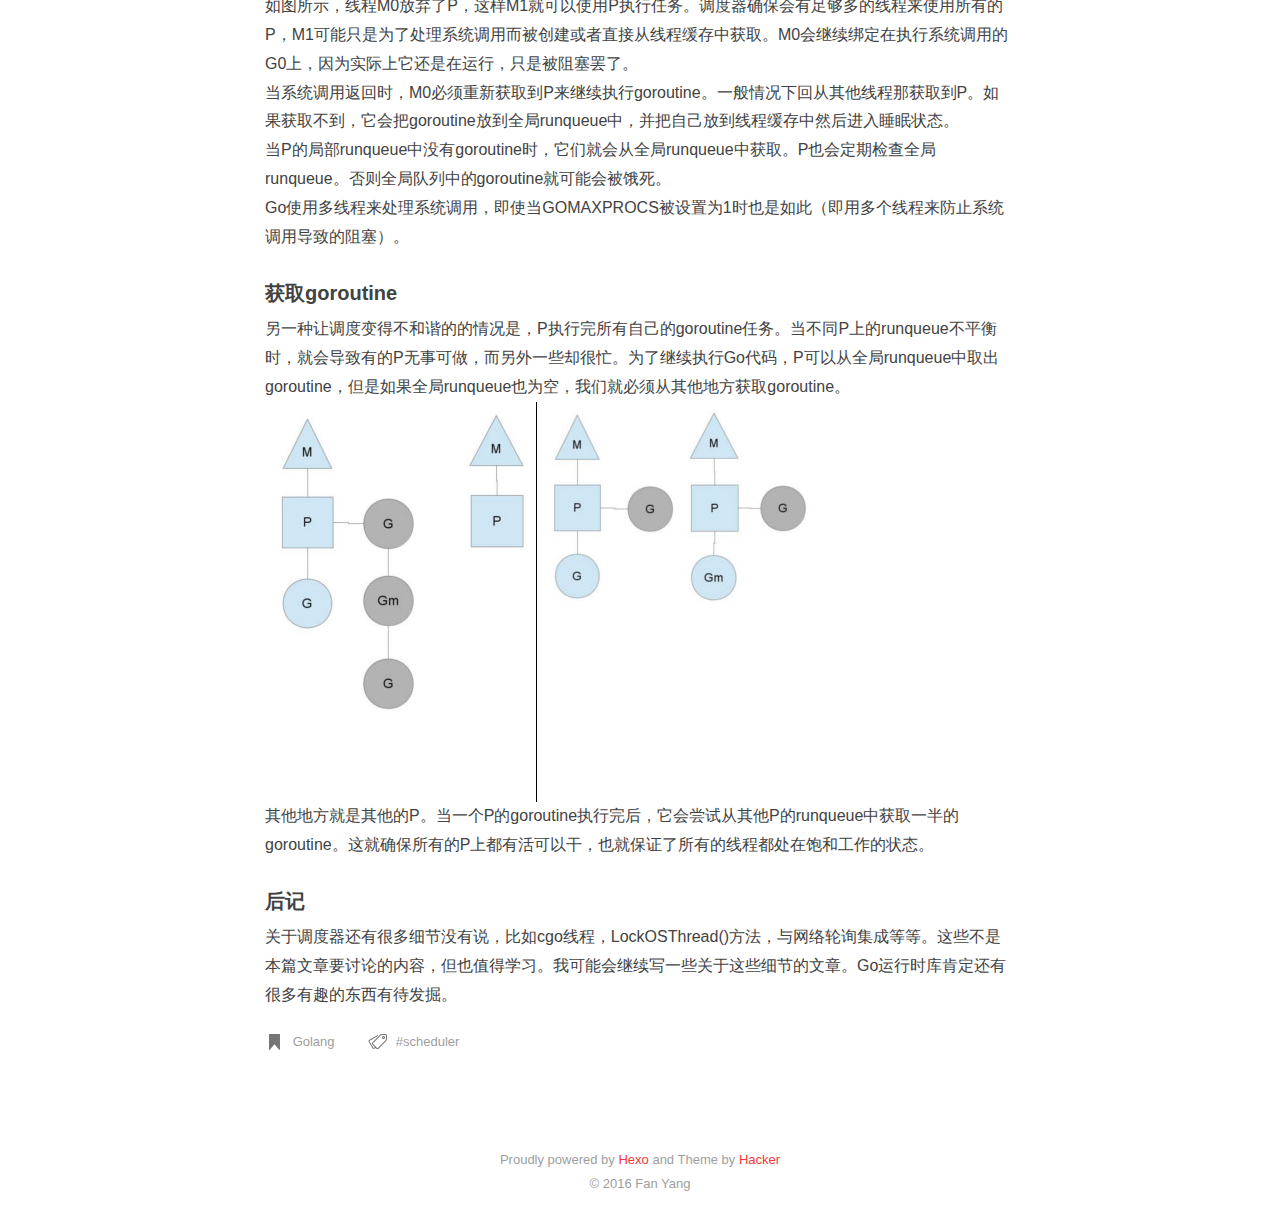
<file: zh-CN/2016/05/30/Go语言调度器/index.html>
<!DOCTYPE HTML>
<html>
<head>
  <meta charset="utf-8">
  
  <title>Go语言调度器 | Fan&#39;s Blog | Yet another tech blog</title>
  <meta name="author" content="Fan Yang">
  
  <meta name="description" content="引子此篇文章源于Daniel Morsing的The Go scheduler，部分翻译来自于Yi Wang在知乎问题golang的goroutine是如何实现的中的回答。这篇文章写于13年，可能与最新的Go调度器实现有所区别，但是基本原理应该相似，关于Go调度器的演化过程和思想可以参考Analysis of the Go runtime scheduler by Deshpande et al.。有两点请注意：

原文中将P理解为context上下文，我认为不太合适，所以在翻译时尽量避免使用上下文这个词，根据Analysis of the Go runtime scheduler提到的概念，P应该是一个逻辑或者说模拟处理器，线程在执行时必须获取到P。P的引入，一方面减少内存空间占用（主要是减少以前M结构的cache占用），一方面打散runqueue任务，并且加了动态分配任务或者切换线程的调度策略，从而避免空转或者阻塞。
系统调用一章谈到，M对P的放弃或者获取，其实是通过两种M的自旋锁来实现的，并不是P主动去切换。">
  
  

  <meta id="viewport" name="viewport" content="width=device-width, initial-scale=1, maximum-scale=1, minimum-scale=1, user-scalable=no, minimal-ui">
  <meta name="apple-mobile-web-app-capable" content="yes">
  <meta name="apple-mobile-web-app-status-bar-style" content="black">

  <meta property="og:title" content="Go语言调度器"/>
  <meta property="og:site_name" content="Fan&#39;s Blog"/>

  
    <meta property="og:image" content="undefined"/>
  

  <link href="/favicon.ico" rel="icon">
  <link rel="alternate" href="/atom.xml" title="Fan&#39;s Blog" type="application/atom+xml">
  <link rel="stylesheet" href="/css/style.css" media="screen" type="text/css">
</head>


<body>
<div id="page" class="site">
  <div id="primary" class="content-area">

    <header id="header" class="inner"><div class="site-branding">
  <h1 class="site-title">
    <a href="/">Fan&#39;s Blog</a>
  </h1>
  <p class="site-description">Yet another tech blog</p>
</div>
<nav id="site-navigation" class="main-navigation" role="navigation">
  <ul>
    
      <li><a href="/">主页</a></li>
    
      <li><a href="/archives">归档</a></li>
    
      <li><a href="/about">关于</a></li>
    
      <li><a href="/links">链接</a></li>
    
      <li><a href="/atom.xml">订阅</a></li>
    
  </ul>
</nav></header>

    <article id="content" class="site-content">
      <main id="main" class="site-main posts-loop" role="main">
        <article class="post article">

  
  
    <h3 class="article-title"><span>Go语言调度器</span></h3>
  


  <div class="article-top-meta">
    <span class="posted-on">
      <a href="/zh-CN/2016/05/30/Go语言调度器/" rel="bookmark">
        <time class="entry-date published" datetime="2016-05-30T13:50:18.000Z">
          2016-05-30
        </time>
      </a>
    </span>
  </div>


  

  <div class="article-content">
    <div class="entry">
      
        <h2 id="引子"><a href="#引子" class="headerlink" title="引子"></a>引子</h2><p>此篇文章源于Daniel Morsing的<a href="http://morsmachine.dk/go-scheduler" target="_blank" rel="external">The Go scheduler</a>，部分翻译来自于<a href="https://www.zhihu.com/people/yi-wang-43" target="_blank" rel="external">Yi Wang</a>在知乎问题<a href="https://www.zhihu.com/question/20862617" target="_blank" rel="external">golang的goroutine是如何实现的</a>中的回答。<br>这篇文章写于13年，可能与最新的Go调度器实现有所区别，但是基本原理应该相似，关于Go调度器的演化过程和思想可以参考<a href="http://www1.cs.columbia.edu/~aho/cs6998/reports/12-12-11_DeshpandeSponslerWeiss_GO.pdf" target="_blank" rel="external">Analysis of the Go runtime scheduler by Deshpande et al.</a>。<br>有两点请注意：</p>
<ul>
<li>原文中将P理解为context上下文，我认为不太合适，所以在翻译时尽量避免使用上下文这个词，根据Analysis of the Go runtime scheduler提到的概念，P应该是一个逻辑或者说模拟处理器，线程在执行时必须获取到P。P的引入，一方面减少内存空间占用（主要是减少以前M结构的cache占用），一方面打散runqueue任务，并且加了动态分配任务或者切换线程的调度策略，从而避免空转或者阻塞。</li>
<li>系统调用一章谈到，M对P的放弃或者获取，其实是通过两种M的自旋锁来实现的，并不是P主动去切换。<a id="more"></a>
</li>
</ul>
<h2 id="引言"><a href="#引言" class="headerlink" title="引言"></a>引言</h2><p>Go语言1.1版本的一大特性就是Dmitry Vyukov提出的新的调度器的引入。新的调度器使得Go的并行程序性能有着惊人的提升。我觉得应该做的事就是写一篇介绍它的文章。<br>这篇文章中的大部分内容都在<a href="https://docs.google.com/document/d/1TTj4T2JO42uD5ID9e89oa0sLKhJYD0Y_kqxDv3I3XMw" target="_blank" rel="external">原始设计文档</a>中描述过。本篇文章从技术角度帮助理解调度器的工作机制。<br>所有你需要知道的关于新调度器的信息在设计文档中都可以找到，不过本篇文章包含很多图片，更好理解。</p>
<h2 id="Go运行时为什么需要调度器"><a href="#Go运行时为什么需要调度器" class="headerlink" title="Go运行时为什么需要调度器"></a>Go运行时为什么需要调度器</h2><p>在我们阐述新的调度器之前，需要先理解为什么需要它。既然操作系统提供线程调度，我们还需要创造一个用户态的调度器呢？<br>POSIX线程API很大程度上是对原有Unix进程模型的逻辑扩展，因此线程调度起来大体上跟进程类似。线程拥有他们自己的信号掩码，可以设置CPU亲和度，可以被放进cgroups，可以查询他们使用的资源。所有这些特性都是Go语言调度goroutines并不需要的，而且都增加了额外的开销，并且当你拥有10w个线程时会迅速增加。<br>另外一个问题是基于Go语言的模型，系统并不能做出合适的调度决策。比如，当进行垃圾回收时，Go语言的GC会要求所有线程暂停，内存也必须处理一致的状态。这就会需要等待运行的线程达到一个我们能够确定内存一致的时间点，如果依靠OS自身的调度器来调度，那么会有大量的线程需要停止工作。<br>当你拥有很多在随机时间点进行调度的线程时，很有可能你要等待很多线程达到一致的状态。Go语言调度器能知道什么时候内存是一致的，并且能决定只在内存一致时做出调度。这意味着，当我们暂停线程进行垃圾回收时，我们只需要等待那些正在CPU核心上执行的线程就可以了，而不是等待所有的线程。</p>
<h2 id="调度器模型"><a href="#调度器模型" class="headerlink" title="调度器模型"></a>调度器模型</h2><p>线程通常有三种模型。一种是N:1模型，N个用户态线程对应一个系统线程，这种模型优势是可以进行快速的上下文切换，但是却不能利用多核系统的优势。另外一种是1：1模型，一个正在执行的用户态线程对应一个系统线程，这种模型利用了多核的优势，但是上下文切换却很慢，因为需要陷入内核通过系统进行调度。<br>Go语言试图使用M：N模型来结合前两种模型的优势。它将任意数量的用户态线程映射到数个系统线程上。这样既可以进行快速的上下文切换，也可以充分利用多核架构。唯一是劣势是增加了调度器的实现复杂度。<br>为了完成调度任务，Go语言调度器设计使用了三个逻辑实体：<br><img src="/zh-CN/2016/05/30/Go语言调度器/our-cast.jpg" alt="实体" title="实体"><br>三角形M(Machine)代表系统线程。它就是系统管理的线程，工作起来跟标准POSIX线程基本一致。<br>圆形G代表一个goroutine。它包括堆栈，指令指针和其他调度需要的重要信息，像隧道一样它可能被阻塞。<br>长方形P(Processor)代表调度的一个上下文。你可以把它看做一个局部的调度器，在一个单独的线程上执行Go代码。它是使得Go的调度模型从N：1演变成M：N的核心部分。<br><img src="/zh-CN/2016/05/30/Go语言调度器/in-motion.jpg" alt="关联" title="关联"><br>上图中有两个线程M，每一个线程拥有一个P实体，每个P运行着一个goroutine(G)。为了运行goroutine，线程必须拥有一个P。<br>P的个数由GOMAXPROCS环境变量决定，或者通过GOMAXPROCS()函数进行设置。通常在程序执行中不会改变。P的数量固定意味着在任意时间点只有GOMAXPROCS个Go程序在执行。我们可以用这个数值来调节使用的核心个数，比如在4核PC上使用4个线程执行Go程序。<br>灰色的goroutine没有被执行，但是处于就绪状态，随时可以被调度。它们排列在一个runqueue的链表上。当调用”go”关键字创建goroutine时，新建的goroutine就被插入到链表末尾。当P执行goroutine到达一个调度时间点时，就从链表中取出一个新的goroutine，把栈指针和指令指针设置成新的值，然后开始执行新的goroutine。<br>为了减少锁竞争，每个P都有自己的局部runqueue。在之前的版本中的调度器只有一个拥有互斥锁的全局runqueue。线程经常因为等待锁而被阻塞。当你拥有32核的PC时，情况就会变得很糟糕。<br>只要所有的P有goroutine需要执行，调度器就会一直稳定的进行调度。但是，存在一些特殊场景。</p>
<h2 id="系统调用"><a href="#系统调用" class="headerlink" title="系统调用"></a>系统调用</h2><p>你可能会好奇，究竟为什么需要P？为什么不直接把runqueue放到线程上？这样做主要是因为，当线程被阻塞时，P可以转向其他线程。<br>比如，当我们需要进行进行系统调用时。因为线程因为系统调用阻塞时并不能执行代码，P就需要转向其他线程，继续进行调度。<br><img src="/zh-CN/2016/05/30/Go语言调度器/syscall.jpg" alt="阻塞实例" title="阻塞实例"><br>如图所示，线程M0放弃了P，这样M1就可以使用P执行任务。调度器确保会有足够多的线程来使用所有的P，M1可能只是为了处理系统调用而被创建或者直接从线程缓存中获取。M0会继续绑定在执行系统调用的G0上，因为实际上它还是在运行，只是被阻塞罢了。<br>当系统调用返回时，M0必须重新获取到P来继续执行goroutine。一般情况下回从其他线程那获取到P。如果获取不到，它会把goroutine放到全局runqueue中，并把自己放到线程缓存中然后进入睡眠状态。<br>当P的局部runqueue中没有goroutine时，它们就会从全局runqueue中获取。P也会定期检查全局runqueue。否则全局队列中的goroutine就可能会被饿死。<br>Go使用多线程来处理系统调用，即使当GOMAXPROCS被设置为1时也是如此（即用多个线程来防止系统调用导致的阻塞）。</p>
<h2 id="获取goroutine"><a href="#获取goroutine" class="headerlink" title="获取goroutine"></a>获取goroutine</h2><p>另一种让调度变得不和谐的的情况是，P执行完所有自己的goroutine任务。当不同P上的runqueue不平衡时，就会导致有的P无事可做，而另外一些却很忙。为了继续执行Go代码，P可以从全局runqueue中取出goroutine，但是如果全局runqueue也为空，我们就必须从其他地方获取goroutine。<br><img src="/zh-CN/2016/05/30/Go语言调度器/steal.jpg" alt="获取任务" title="获取任务"><br>其他地方就是其他的P。当一个P的goroutine执行完后，它会尝试从其他P的runqueue中获取一半的goroutine。这就确保所有的P上都有活可以干，也就保证了所有的线程都处在饱和工作的状态。</p>
<h2 id="后记"><a href="#后记" class="headerlink" title="后记"></a>后记</h2><p>关于调度器还有很多细节没有说，比如cgo线程，LockOSThread()方法，与网络轮询集成等等。这些不是本篇文章要讨论的内容，但也值得学习。我可能会继续写一些关于这些细节的文章。Go运行时库肯定还有很多有趣的东西有待发掘。</p>

      
    </div>
    <footer class="article-footer">
        <div class="article-meta pull-left">
          
  

  <span class="post-categories">
    <i class="icon-categories"></i>
    <a href="/categories/Golang/">Golang</a>
  </span>


          
  

  <span class="post-tags">
    <i class="icon-tags"></i>
    <a href="/tags/scheduler/">scheduler</a>
  </span>


        </div>
        
    </footer>
  </div>
</article>

  
	<section id="comments" class="comment">
	  <div id="disqus_thread">
	  <noscript>Please enable JavaScript to view the <a href="//disqus.com/?ref_noscript">comments powered by Disqus.</a></noscript>
	  </div>
	</section>

	<script type="text/javascript">
	var disqus_shortname = 'fanyangsblog';
	(function(){
	  var dsq = document.createElement('script');
	  dsq.type = 'text/javascript';
	  dsq.async = true;
	  dsq.src = '//' + disqus_shortname + '.disqus.com/embed.js';
	  (document.getElementsByTagName('head')[0] || document.getElementsByTagName('body')[0]).appendChild(dsq);
	}());
	(function(){
	  var dsq = document.createElement('script');
	  dsq.type = 'text/javascript';
	  dsq.async = true;
	  dsq.src = '//' + disqus_shortname + '.disqus.com/count.js';
	  (document.getElementsByTagName('head')[0] || document.getElementsByTagName('body')[0]).appendChild(dsq);
	}());
	</script>





      </main>
    </article>

    <footer id="colophon" class="site-footer" role="contentinfo"><p class="site-info">
  Proudly powered by <a href="https://hexo.io/" target="_blank">Hexo</a> and
  Theme by <a href="https://github.com/CodeDaraW/Hacker" target="_blank">Hacker</a>
  </br>
  
  &copy; 2016 Fan Yang
  
</p>
</footer>
    
  </div>
</div>
</body>
</html>
</file>
<file: css/style.css>
/*! normalize.css v3.0.3 | MIT License | github.com/necolas/normalize.css */

/**
 * 1. Set default font family to sans-serif.
 * 2. Prevent iOS and IE text size adjust after device orientation change,
 *    without disabling user zoom.
 */

html {
  font-family: sans-serif; /* 1 */
  -ms-text-size-adjust: 100%; /* 2 */
  -webkit-text-size-adjust: 100%; /* 2 */
}

/**
 * Remove default margin.
 */

body {
  margin: 0;
}

/* HTML5 display definitions
   ========================================================================== */

/**
 * Correct `block` display not defined for any HTML5 element in IE 8/9.
 * Correct `block` display not defined for `details` or `summary` in IE 10/11
 * and Firefox.
 * Correct `block` display not defined for `main` in IE 11.
 */

article,
aside,
details,
figcaption,
figure,
footer,
header,
hgroup,
main,
menu,
nav,
section,
summary {
  display: block;
}

/**
 * 1. Correct `inline-block` display not defined in IE 8/9.
 * 2. Normalize vertical alignment of `progress` in Chrome, Firefox, and Opera.
 */

audio,
canvas,
progress,
video {
  display: inline-block; /* 1 */
  vertical-align: baseline; /* 2 */
}

/**
 * Prevent modern browsers from displaying `audio` without controls.
 * Remove excess height in iOS 5 devices.
 */

audio:not([controls]) {
  display: none;
  height: 0;
}

/**
 * Address `[hidden]` styling not present in IE 8/9/10.
 * Hide the `template` element in IE 8/9/10/11, Safari, and Firefox < 22.
 */

[hidden],
template {
  display: none;
}

/* Links
   ========================================================================== */

/**
 * Remove the gray background color from active links in IE 10.
 */

a {
  background-color: transparent;
}

/**
 * Improve readability of focused elements when they are also in an
 * active/hover state.
 */

a:active,
a:hover {
  outline: 0;
}

/* Text-level semantics
   ========================================================================== */

/**
 * Address styling not present in IE 8/9/10/11, Safari, and Chrome.
 */

abbr[title] {
  border-bottom: 1px dotted;
}

/**
 * Address style set to `bolder` in Firefox 4+, Safari, and Chrome.
 */

b,
strong {
  font-weight: bold;
}

/**
 * Address styling not present in Safari and Chrome.
 */

dfn {
  font-style: italic;
}

/**
 * Address variable `h1` font-size and margin within `section` and `article`
 * contexts in Firefox 4+, Safari, and Chrome.
 */

h1 {
  font-size: 2em;
  margin: 0.67em 0;
}

/**
 * Address styling not present in IE 8/9.
 */

mark {
  background: #ff0;
  color: #000;
}

/**
 * Address inconsistent and variable font size in all browsers.
 */

small {
  font-size: 80%;
}

/**
 * Prevent `sub` and `sup` affecting `line-height` in all browsers.
 */

sub,
sup {
  font-size: 75%;
  line-height: 0;
  position: relative;
  vertical-align: baseline;
}

sup {
  top: -0.5em;
}

sub {
  bottom: -0.25em;
}

/* Embedded content
   ========================================================================== */

/**
 * Remove border when inside `a` element in IE 8/9/10.
 */

img {
  border: 0;
}

/**
 * Correct overflow not hidden in IE 9/10/11.
 */

svg:not(:root) {
  overflow: hidden;
}

/* Grouping content
   ========================================================================== */

/**
 * Address margin not present in IE 8/9 and Safari.
 */

figure {
  margin: 1em 40px;
}

/**
 * Address differences between Firefox and other browsers.
 */

hr {
  box-sizing: content-box;
  height: 0;
}

/**
 * Contain overflow in all browsers.
 */

pre {
  overflow: auto;
}

/**
 * Address odd `em`-unit font size rendering in all browsers.
 */

code,
kbd,
pre,
samp {
  font-family: monospace, monospace;
  font-size: 1em;
}

/* Forms
   ========================================================================== */

/**
 * Known limitation: by default, Chrome and Safari on OS X allow very limited
 * styling of `select`, unless a `border` property is set.
 */

/**
 * 1. Correct color not being inherited.
 *    Known issue: affects color of disabled elements.
 * 2. Correct font properties not being inherited.
 * 3. Address margins set differently in Firefox 4+, Safari, and Chrome.
 */

button,
input,
optgroup,
select,
textarea {
  color: inherit; /* 1 */
  font: inherit; /* 2 */
  margin: 0; /* 3 */
}

/**
 * Address `overflow` set to `hidden` in IE 8/9/10/11.
 */

button {
  overflow: visible;
}

/**
 * Address inconsistent `text-transform` inheritance for `button` and `select`.
 * All other form control elements do not inherit `text-transform` values.
 * Correct `button` style inheritance in Firefox, IE 8/9/10/11, and Opera.
 * Correct `select` style inheritance in Firefox.
 */

button,
select {
  text-transform: none;
}

/**
 * 1. Avoid the WebKit bug in Android 4.0.* where (2) destroys native `audio`
 *    and `video` controls.
 * 2. Correct inability to style clickable `input` types in iOS.
 * 3. Improve usability and consistency of cursor style between image-type
 *    `input` and others.
 */

button,
html input[type="button"], /* 1 */
input[type="reset"],
input[type="submit"] {
  -webkit-appearance: button; /* 2 */
  cursor: pointer; /* 3 */
}

/**
 * Re-set default cursor for disabled elements.
 */

button[disabled],
html input[disabled] {
  cursor: default;
}

/**
 * Remove inner padding and border in Firefox 4+.
 */

button::-moz-focus-inner,
input::-moz-focus-inner {
  border: 0;
  padding: 0;
}

/**
 * Address Firefox 4+ setting `line-height` on `input` using `!important` in
 * the UA stylesheet.
 */

input {
  line-height: normal;
}

/**
 * It's recommended that you don't attempt to style these elements.
 * Firefox's implementation doesn't respect box-sizing, padding, or width.
 *
 * 1. Address box sizing set to `content-box` in IE 8/9/10.
 * 2. Remove excess padding in IE 8/9/10.
 */

input[type="checkbox"],
input[type="radio"] {
  box-sizing: border-box; /* 1 */
  padding: 0; /* 2 */
}

/**
 * Fix the cursor style for Chrome's increment/decrement buttons. For certain
 * `font-size` values of the `input`, it causes the cursor style of the
 * decrement button to change from `default` to `text`.
 */

input[type="number"]::-webkit-inner-spin-button,
input[type="number"]::-webkit-outer-spin-button {
  height: auto;
}

/**
 * 1. Address `appearance` set to `searchfield` in Safari and Chrome.
 * 2. Address `box-sizing` set to `border-box` in Safari and Chrome.
 */

input[type="search"] {
  -webkit-appearance: textfield; /* 1 */
  box-sizing: content-box; /* 2 */
}

/**
 * Remove inner padding and search cancel button in Safari and Chrome on OS X.
 * Safari (but not Chrome) clips the cancel button when the search input has
 * padding (and `textfield` appearance).
 */

input[type="search"]::-webkit-search-cancel-button,
input[type="search"]::-webkit-search-decoration {
  -webkit-appearance: none;
}

/**
 * Define consistent border, margin, and padding.
 */

fieldset {
  border: 1px solid #c0c0c0;
  margin: 0 2px;
  padding: 0.35em 0.625em 0.75em;
}

/**
 * 1. Correct `color` not being inherited in IE 8/9/10/11.
 * 2. Remove padding so people aren't caught out if they zero out fieldsets.
 */

legend {
  border: 0; /* 1 */
  padding: 0; /* 2 */
}

/**
 * Remove default vertical scrollbar in IE 8/9/10/11.
 */

textarea {
  overflow: auto;
}

/**
 * Don't inherit the `font-weight` (applied by a rule above).
 * NOTE: the default cannot safely be changed in Chrome and Safari on OS X.
 */

optgroup {
  font-weight: bold;
}

/* Tables
   ========================================================================== */

/**
 * Remove most spacing between table cells.
 */

table {
  border-collapse: collapse;
  border-spacing: 0;
}

td,
th {
  padding: 0;
}

* {
    word-wrap: break-word;
    box-sizing: border-box;
    -webkit-tap-highlight-color: transparent;
    outline: none;
    font-family: "Segoe UI", "Lucida Grande", Helvetica,
    "Microsoft YaHei", FreeSans, Arimo, "Droid Sans",
    "wenquanyi micro hei","Hiragino Sans GB", "Hiragino Sans GB W3", Arial, sans-serif;
}

* {
    word-wrap: break-word;
    box-sizing: border-box;
    -webkit-tap-highlight-color: transparent;
    outline: none;
}

*:before, *:after {
    box-sizing: border-box;
}

html {
    font-size: 10px;
    -webkit-text-size-adjust: 100%;
}

::-moz-selection {
    color: #fff;
    background-color: #f79292;
}

::selection {
    color: #fff;
    background-color: #f79292;
}


h1, h2, h3, h4, h5, h6 {
    margin: 0 0 1rem 0;
    font-weight: bolder;
    font-size: 100%;
    line-height: 1.2;
    font-family: "Open Sans", "Lato", "Helvetica Neue", "Arial", serif;
}

h1 + *, h2 + *, h3 + *, h4 + *, h5 + *, h6 + * {
    margin-top: 1rem !important;
}

* + h1, * + h2, * + h3, * + h4, * + h5, * + h6 {
    margin-top: 3rem;
}

h1 {
    font-size: 1.6em;
}

h2 {
    font-size: 1.25em;
}

h3 {
    font-size: 1.15em;
}

h4 {
    font-size: 1.1em;
}

h5 {
    font-size: 1em;
}

h6 {
    font-size: 1em;
}

p {
    margin-top: 2rem;
    margin-bottom: 2rem;
}

ul, ol {
    padding-left: 2em;
}

ul ul, ul ol, ol ol, ol ul {
    margin: .5em 0 1em 0;
}

dt {
    font-weight: bolder;
}

dt + dd {
    margin-top: .5em;
}

dd {
    margin-left: 0;
}

dd + dt {
    margin-top: 1em;
}

hr {
    display: block;
    padding: 0;
    border: 0;
    height: 0;
    border-top: 1px solid #E0E0E0;
    box-sizing: content-box;
}


table {
    max-width: 100%;
    width: 100%;
}

table caption {
    padding: 5px;
    color: #333;
    background-color: #e5e5e5;
}

table th, table td {
    text-align: left;
    padding: .6em;
    vertical-align: top;
}

table thead th {
    vertical-align: bottom;
    border-bottom: 1px solid #e5e5e5;
}

table tbody + tbody {
    border-top: 2px solid #e5e5e5;
}

table .table {
    background-color: #fff;
}

.table-bordered {
    border: 1px solid #e5e5e5;
}

.table-striped tbody tr:nth-of-type(odd) {
    background-color: #f2f2f2;
}


img {
    vertical-align: bottom;
}

figure {
    margin: 0;
}

textarea {
    vertical-align: top;
    resize: vertical;
}

a {
    color: #F03838;
    text-decoration: none;
}

a:hover {
    color: #e41111;
}

em {
    font-style: normal;
}

strong {
    font-weight: bold;
}


code {
    padding: 2px 4px;
    margin-left: 2px;
    margin-right: 2px;
    color: #c7254e;
    white-space: nowrap;
    border-radius: 0;
}

pre {
    padding: 1rem;
    margin: 1rem 0;
    border-radius: 3px;
}

ins, mark {
    background: #ffa;
    color: #333;
}

abbr, dfn {
    font-style: normal;
    border-bottom: 1px dotted;
}

small {
    font-size: 80%;
}

address {
    font-style: normal;
}

blockquote {
    margin: 2rem 2rem;
    padding-left: 15px;
    line-height: 1.4;
    border-left: 4px solid #F03838;
}

blockquote p {
    margin: 0 0 .7em 0;
}

blockquote small,
blockquote cite {
    display: block;
    font-size: 80%;
    color: #616161;
    margin-top: .5em;
}

blockquote cite:before {
    content: '- ';
}

blockquote p:last-of-type {
    margin-bottom: 0;
}

iframe {
    border: 0;
}

#page {
    width: 100%;
    min-height: 100vh;
    overflow-x: hidden;
}

#primary {
    max-width: 770px;
    width: 100%;
    padding: 80px 10px 10px;
    margin-left: auto;
    margin-right: auto;
}

body {
    background-color: #f7f7f7;
}

body #page {
    max-width: 1170px;
    background-color: #fff;
    margin-left: auto;
    margin-right: auto;
}


body {
    font-family: "Open Sans", "Lato", "Helvetica Neue", "Arial", serif;
    font-size: 1.6rem;
    color: #424242;
    line-height: 1.8;
    background-color: #fff;
    -moz-osx-font-smoothing: grayscale;
    -webkit-font-smoothing: antialiased;
    overflow-x: hidden;
}

@media (min-width: 768px) {
    .article {
        padding: 8rem 0;
    }
}

@media (max-width: 768px) {
    #primary {
        padding-top: 20px;
    }
    .article {
        padding: 2.5rem 0 !important;
    }
}
.entry .gist {
  background: #eee;
  border: 1px solid color-border;
  margin-top: 15px;
  padding: 7px 15px;
  border-radius: 2px;
  text-shadow: 0 0 1px #fff;
  line-height: 1.6;
  overflow: auto;
  color: #666;
}
.entry .gist .gist-file {
  border: none;
  font-family: inherit;
  margin: 0;
  font-size: 0.9em;
}
.entry .gist .gist-file .gist-data {
  background: none;
  border-bottom: none;
}
.entry .gist .gist-file .gist-data pre {
  padding: 0 !important;
  font-family: font-mono;
}
.entry .gist .gist-file .gist-meta {
  background: none;
  color: color-meta;
  margin-top: 5px;
  padding: 0;
  text-shadow: 0 0 1px #fff;
  font-size: 100%;
}
.entry .gist .gist-file .gist-meta a {
  color: color-link;
}
.entry .gist .gist-file .gist-meta a:visited {
  color: color-link;
}
figure.highlight {
  background: #eee;
  border: 1px solid color-border;
  margin-top: 15px;
  padding: 7px 15px;
  border-radius: 2px;
  text-shadow: 0 0 1px #fff;
  line-height: 1.6;
  overflow: auto;
  position: relative;
  font-size: 0.9em;
}
figure.highlight figcaption {
  color: color-meta;
  margin-bottom: 5px;
  text-shadow: 0 0 1px #fff;
}
figure.highlight figcaption a {
  position: absolute;
  right: 15px;
}
figure.highlight pre {
  border: none;
  padding: 0;
  margin: 0;
}
figure.highlight table {
  margin-top: 0;
  border-spacing: 0;
}
figure.highlight .gutter {
  color: color-meta;
  padding-right: 15px;
  border-right: 1px solid color-border;
  text-align: right;
}
figure.highlight .code {
  padding-left: 15px;
  border-left: 1px solid #fff;
  color: #666;
}
figure.highlight .line {
  height: 20px;
}
pre .comment,
pre .template_comment,
pre .diff .header,
pre .doctype,
pre .pi,
pre .lisp .string,
pre .javadoc {
  color: #93a1a1;
  font-style: italic;
}
pre .keyword,
pre .winutils,
pre .method,
pre .addition,
pre .css .tag,
pre .request,
pre .status,
pre .nginx .title {
  color: #859900;
}
pre .number,
pre .command,
pre .string,
pre .tag .value,
pre .phpdoc,
pre .tex .formula,
pre .regexp,
pre .hexcolor {
  color: #2aa198;
}
pre .title,
pre .localvars,
pre .chunk,
pre .decorator,
pre .built_in,
pre .identifier,
pre .vhdl,
pre .literal,
pre .id {
  color: #268bd2;
}
pre .attribute,
pre .variable,
pre .lisp .body,
pre .smalltalk .number,
pre .constant,
pre .class .title,
pre .parent,
pre .haskell .type {
  color: #b58900;
}
pre .preprocessor,
pre .preprocessor .keyword,
pre .shebang,
pre .symbol,
pre .symbol .string,
pre .diff .change,
pre .special,
pre .attr_selector,
pre .important,
pre .subst,
pre .cdata,
pre .clojure .title {
  color: #cb4b16;
}
pre .deletion {
  color: #dc322f;
}
.gutter {
  width: 50px;
}
.pull-left {
    float: left;
}

.pull-right {
    float: right;
}
.site-branding {
    position: relative;
    text-align: center;
    margin-bottom: 2rem;
    font-size: 1.4rem;
    font-family: "Open Sans", arial, sans-serif;
    letter-spacing: .1em;
}

.site-branding .site-title {
    margin: 0;
    font-size: 1.4rem;
}

.site-branding .site-logo {
    margin: 0 auto;
    width: 90px;
    height: 90px;
    border-radius: 45px;
    background-color: #ccc;
    background-position: center center;
    background-size: cover;
    background-repeat: no-repeat;
}

.site-branding .site-description {
    color: #9e9e9e;
    font-size: 1.3rem;
    margin: 1rem 0 0;
}

.site-branding a {
    display: inline-block;
    color: #fff !important;
    font-weight: bolder;
    background-color: #F03838;
    line-height: 3rem;
    height: 3rem;
    padding: 0 1rem;
    -webkit-transition: all 0.3s ease-out;
    transition: all 0.3s ease-out;
}

.site-branding a:hover {
    color: #fff !important;
    padding: 0 1.5rem;
}

.main-navigation {
    text-align: center;
}

.main-navigation ul {
    margin: 0;
    padding: 0;
    list-style: none;
    font-size: 1.6rem;
}

.main-navigation ul li {
    display: inline-block;
    margin-left: 0.5rem;
    margin-right: 0.5rem;
}

.main-navigation ul a {
    display: block;
    color: #F03838;
    font-size: 1.6rem;
    line-height: 2rem;
    padding: 0 1rem;
}


.site-footer {
    position: relative;
    text-align: center;
    padding-top: 1rem;
    color: #9e9e9e;
}

.site-footer .site-info {
    color: #9e9e9e;
    font-size: 1.3rem;
    margin: 0.5rem 0;
}
.archive-post {
    text-align: left;
    margin: 2em auto;
}

.archive-post .archive-title {
    font-size: 1.8em;
    line-height: 1;
}

.archive-post time {
    font-style: italic;
}

.archive-post time a {
    color: #9e9e9e;
}

.archive-post a:hover {
    color: #F03838;
}

.archive-post time a:before {
    content: '#';
}

.archive-title {
    position: relative;
    color: #212121;
    font-size: 2.4rem;
    line-height: 1.3;
    margin: 0;
}

.archive-title a {
    color: black;
}

.archive-title a:hover {
    color: #212121;
}

.archive-title a:hover span {
    box-shadow: inset 0 -2px 0 rgba(240, 56, 56, 0.4);
}

.archive-title a span {
    padding-bottom: 3px;
    -webkit-transition: 150ms;
    transition: 150ms;
    box-shadow: inset 0 -2px 0 rgba(240, 56, 56, 0);
}
.article {
    position: relative;
}

.article:not(:first-child):before {
    content: '';
    width: 150px;
    height: 1px;
    background-color: #e0e0e0;
    position: absolute;
    top: 0;
    left: calc(50% - 75px);
}

.article-title {
    position: relative;
    color: #212121;
    font-size: 2.4rem;
    line-height: 1.3;
    text-align: center;
    margin: 0;
    padding: 0 2rem;
}

.article-title a {
    display: block;
    color: #212121;
}

.article-title a:hover {
    color: #212121;
}

.article-title a:hover span {
    box-shadow: inset 0 -2px 0 rgba(240, 56, 56, 0.4);
}

.article-title a span {
    padding-bottom: 3px;
    -webkit-transition: 150ms;
    transition: 150ms;
    box-shadow: inset 0 -2px 0 rgba(240, 56, 56, 0);
}

.article-top-meta {
    position: relative;
    color: #9e9e9e;
    font-size: 1.3rem;
    text-align: center;
    margin-top: 1rem;
    margin-bottom: 1rem;
}

.article-top-meta > span {
    margin-left: 0.5rem;
    margin-right: 0.5rem;
}

.article-top-meta a {
    color: #9e9e9e;
}

.article-top-meta a:hover {
    color: #F03838;
}

.article-top-meta .post-edit-link {
    color: #F03838;
}

.article-top-meta .post-edit-link:hover {
    color: #e41111;
}

.article-top-meta time {
    font-style: italic;
}

.article-excerpt {
    margin: 4rem 0;
    font-size: 1.6rem;
    color: #616161;
}

.article-footer:before, .article-footer:after {
    content: " ";
    display: table;
}

.article-footer:after {
    clear: both;
}

.article-meta {
    font-size: 1.3rem;
    color: #9e9e9e;
}

.article-meta > span:not(:last-child) {
    margin-right: 3rem;
}

.article-meta > span {
    display: inline-block;
}

.article-meta > span > span {
    line-height: 1;
    vertical-align: middle;
}

.article-meta a {
    color: #9e9e9e;
}

.article-meta a:hover {
    color: #F03838;
}

.article-meta i {
    vertical-align: middle;
    color: #9e9e9e;
    margin-right: .5rem;
}

.article-content img {
    max-width: 100%;
    height: auto;
}


.link-url {
    color: #616161;
    font-size: 75%;
    font-style: italic;
    font-weight: normal;
    max-width: 360px;
    width: 100%;
    margin: 0 auto;
    word-wrap: normal;
    text-overflow: ellipsis;
    white-space: nowrap;
    overflow: hidden;
}

.sticky-mark {
    position: absolute;
    right: 0;
    top: .1em;
    display: block;
    width: 12px;
    height: 11px;
    background-color: #F03838;
}

.sticky-mark:before {
    content: '';
    display: block;
    position: absolute;
    top: 100%;
    left: 0;
    width: 0;
    height: 0;
    border-style: solid;
    border-width: 6px 6px 0 0;
    border-color: #F03838 transparent transparent transparent;
}

.sticky-mark:after {
    content: '';
    display: block;
    position: absolute;
    top: 100%;
    right: 0;
    width: 0;
    height: 0;
    border-style: solid;
    border-width: 0 6px 6px 0;
    border-color: transparent #F03838 transparent transparent;
}

.page-links {
    position: relative;
    text-align: center;
}

.page-links .page-links-title {
    margin-right: 5px;
}

.page-links a {
    margin-left: 5px;
    margin-right: 5px;
}

.posts-loop .article.format-quote .article-content > blockquote:first-child {
    margin-top: 0;
    margin-bottom: 0;
    text-align: center;
    color: #212121;
    font-size: 2.4rem;
    border-left: 0;
}

.posts-loop .article.format-quote .article-content > blockquote:first-child cite {
    font-size: 1.3rem;
}

.posts-loop .article.format-quote .article-content > blockquote:first-child cite:before {
    content: '- ';
}

.post-tags a {
    position: relative;
}

.post-tags a:before {
    content: '#';
}

.post-tags a:not(:last-of-type):after {
    padding-right: 5px;
}

.tags-list {
    text-align: center;
}

.tags-list a {
    display: inline-block;
    color: #616161;
    padding: 5px;
    margin: 5px 10px;
}

.tags-list a:before {
    content: '#';
}

.tags-list a:hover {
    color: #e41111;
}
.icon-meta {
    display: -webkit-box;
    display: -ms-flexbox;
    display: -webkit-flex;
    display: flex;
}

.icon-bookmark {
    display: inline-block;
    width: 13px;
    height: 19px;
    background-color: #F03838;
    -webkit-mask: url(../../images/icon-bookmark-fill.svg) center top no-repeat;
    mask: url(../../images/icon-bookmark-fill.svg) center top no-repeat;
}

.icon-comments {
    display: inline-block;
    width: 18px;
    height: 19px;
    background: url(../../images/icon-bubble.svg) center top no-repeat;
    background-size: 18px 18px;
}


.icon-tags {
    display: inline-block;
    width: 19px;
    height: 16px;
    background: url(../../images/icon-tags.svg) center center no-repeat;
    background-size: 19px 16px;
}

.icon-categories {
    display: inline-block;
    width: 19px;
    height: 16px;
    background: url(../../images/icon-bookmark-fill.svg) center center no-repeat;
    background-size: 19px 16px;
}

.pagination {
    position: relative;
    margin: 30px 0;
    display: -webkit-box;
    display: -ms-flexbox;
    display: -webkit-flex;
    display: flex;
    -webkit-box-pack: space-around;
    -ms-flex-pack: space-around;
    -webkit-justify-content: space-around;
    justify-content: space-around;
}

.comment-navigation {
    position: relative;
    margin: 30px 0;
}

.comment-navigation:before, .comment-navigation:after {
    content: " ";
    display: table;
}

.comment-navigation:after {
    clear: both;
}

.comment-navigation .nav-previous {
    float: left;
    width: 50%;
    text-align: left;
}

.comment-navigation .nav-next {
    float: right;
    width: 50%;
    text-align: right;
}

.comment-navigation a {
    display: inline-block;
}

.comment-navigation a,
.pagination-prev,
.pagination-next {
    border: 1px solid #e0e0e0;
    line-height: 30px;
    height: 32px;
    padding: 0 20px;
    border-radius: 16px;
    -webkit-transition-duration: 400ms;
    transition-duration: 400ms;
}

.comment-navigation a:hover,
.pagination-prev:hover,
.pagination-next:hover {
    color: #fff;
    background-color: #F03838;
    border-color: #F03838;
}
.video-container {
    position: relative;
    padding-bottom: 56.25%;
    padding-top: 30px;
    height: 0;
    overflow: hidden;
}
.video-container iframe {
    position: absolute;
    top:0;
    left: 0;
    width: 100%;
    height: 100%;
}

.featured-media {
    margin-bottom: 1.5rem;
}

.featured-media img {
    width: 100%;
    height: auto;
}
</file>
